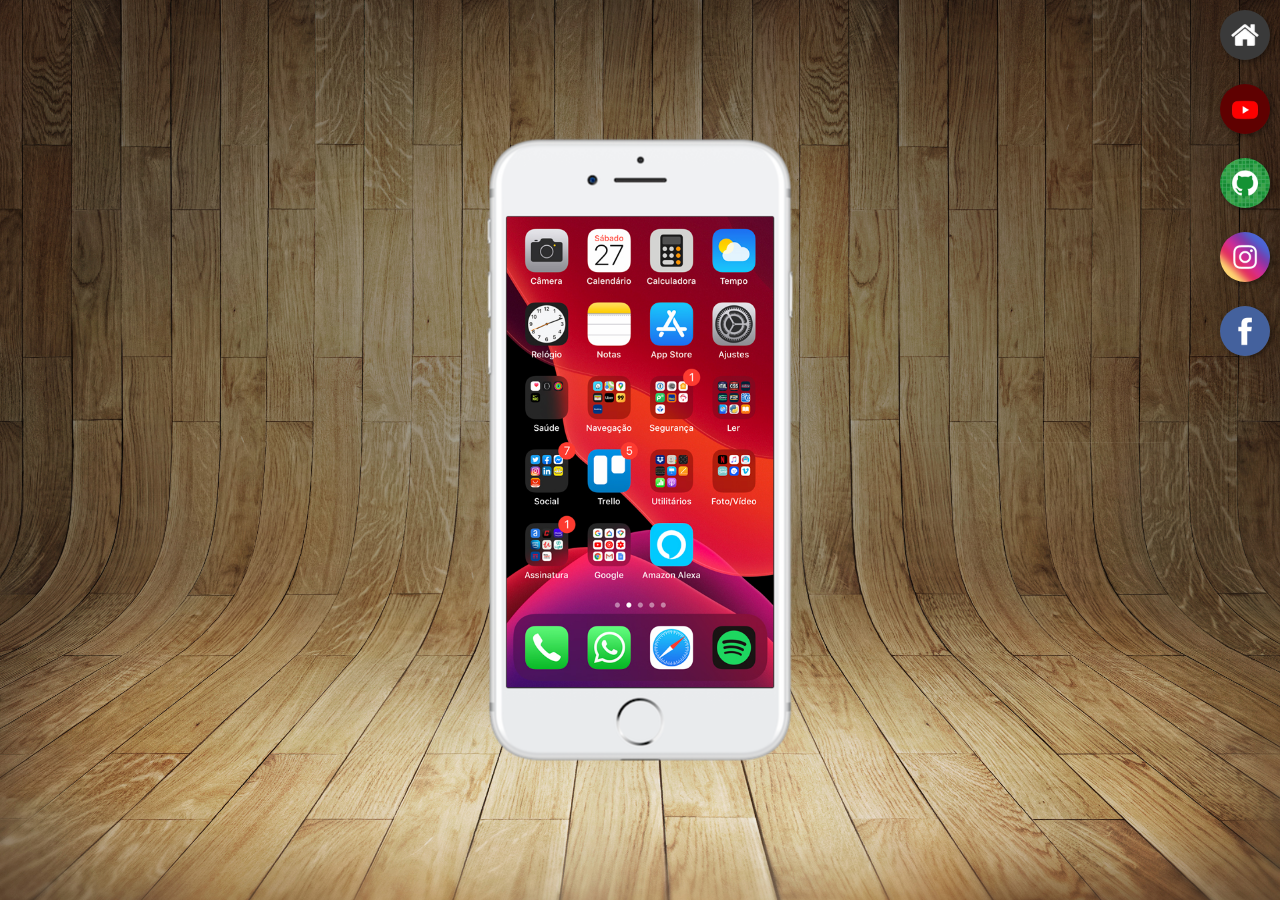
<file: index.html>
<!DOCTYPE html>
<html lang="pt-br">
<head>
    <meta charset="UTF-8">
    <meta name="viewport" content="width=device-width, initial-scale=1.0">
    <link rel="stylesheet" href="favicon.ico">
    <link rel="stylesheet" href="estilos/style.css">
    <title>Projeto redes sociais</title>
</head>
<body>
    <main>
        <section id="telefone">
            <iframe src="home.html"name="tela" id="tela" frameborder="0">
                Seu navegador não é compatível com isso.
            </iframe>

        </section>
        <section id="redes-sociais">
            <a href="home.html" target="tela"><img src="imagens/logo-home.jpg" alt="Logo home"></a><br>
            <a href="youtube.html" target="tela"><img src="imagens/logo-youtube.jpg" alt="Logo youtube"></a><br>
            <a href="github.html" target="tela"><img src="imagens/logo-github.jpg" alt="logo do github"></a><br>
            <a href="instagram.html" target="tela"><img src="imagens/logo-instagram.jpg" alt="logo instagram"></a><br>
            <a href="facebook.html" target="tela"><img src="imagens/logo-facebook.jpg" alt="logo do facebook"></a><br>

        </section>
    </main>
</body>
</html>
</file>
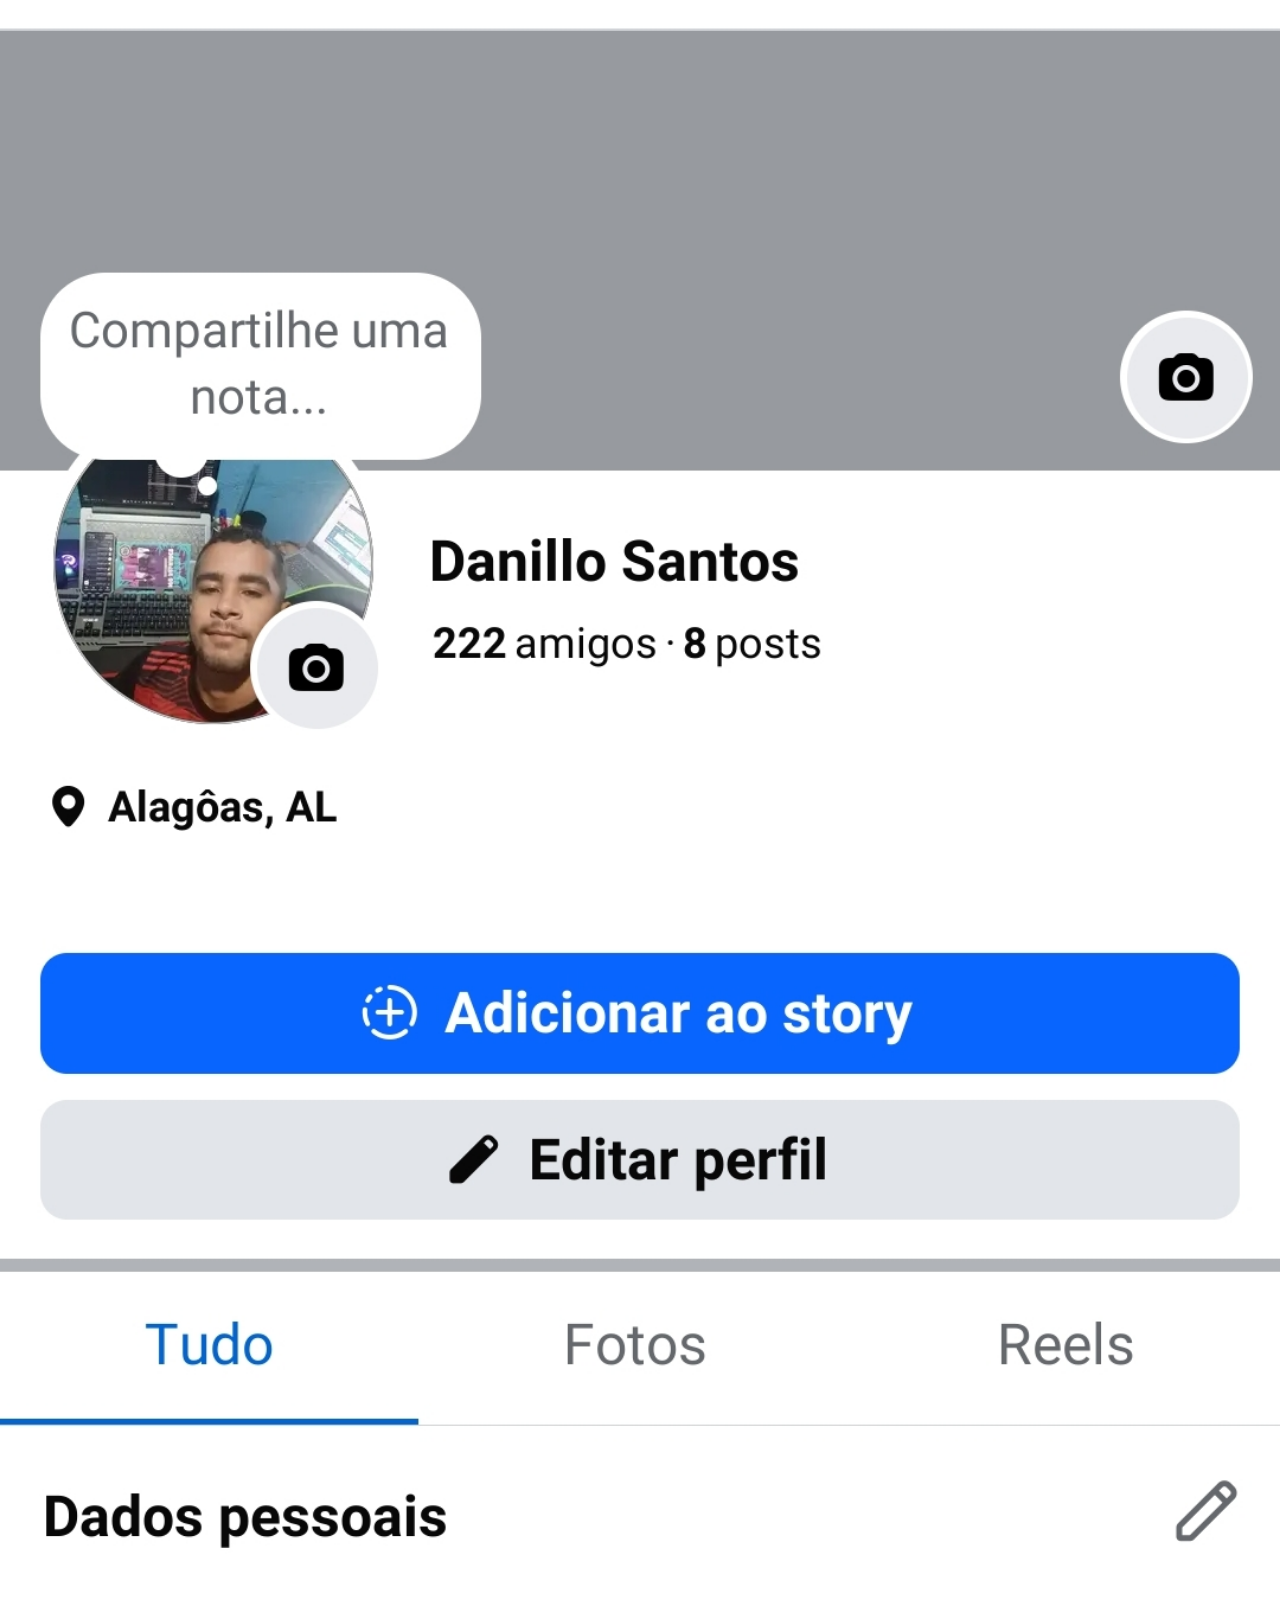
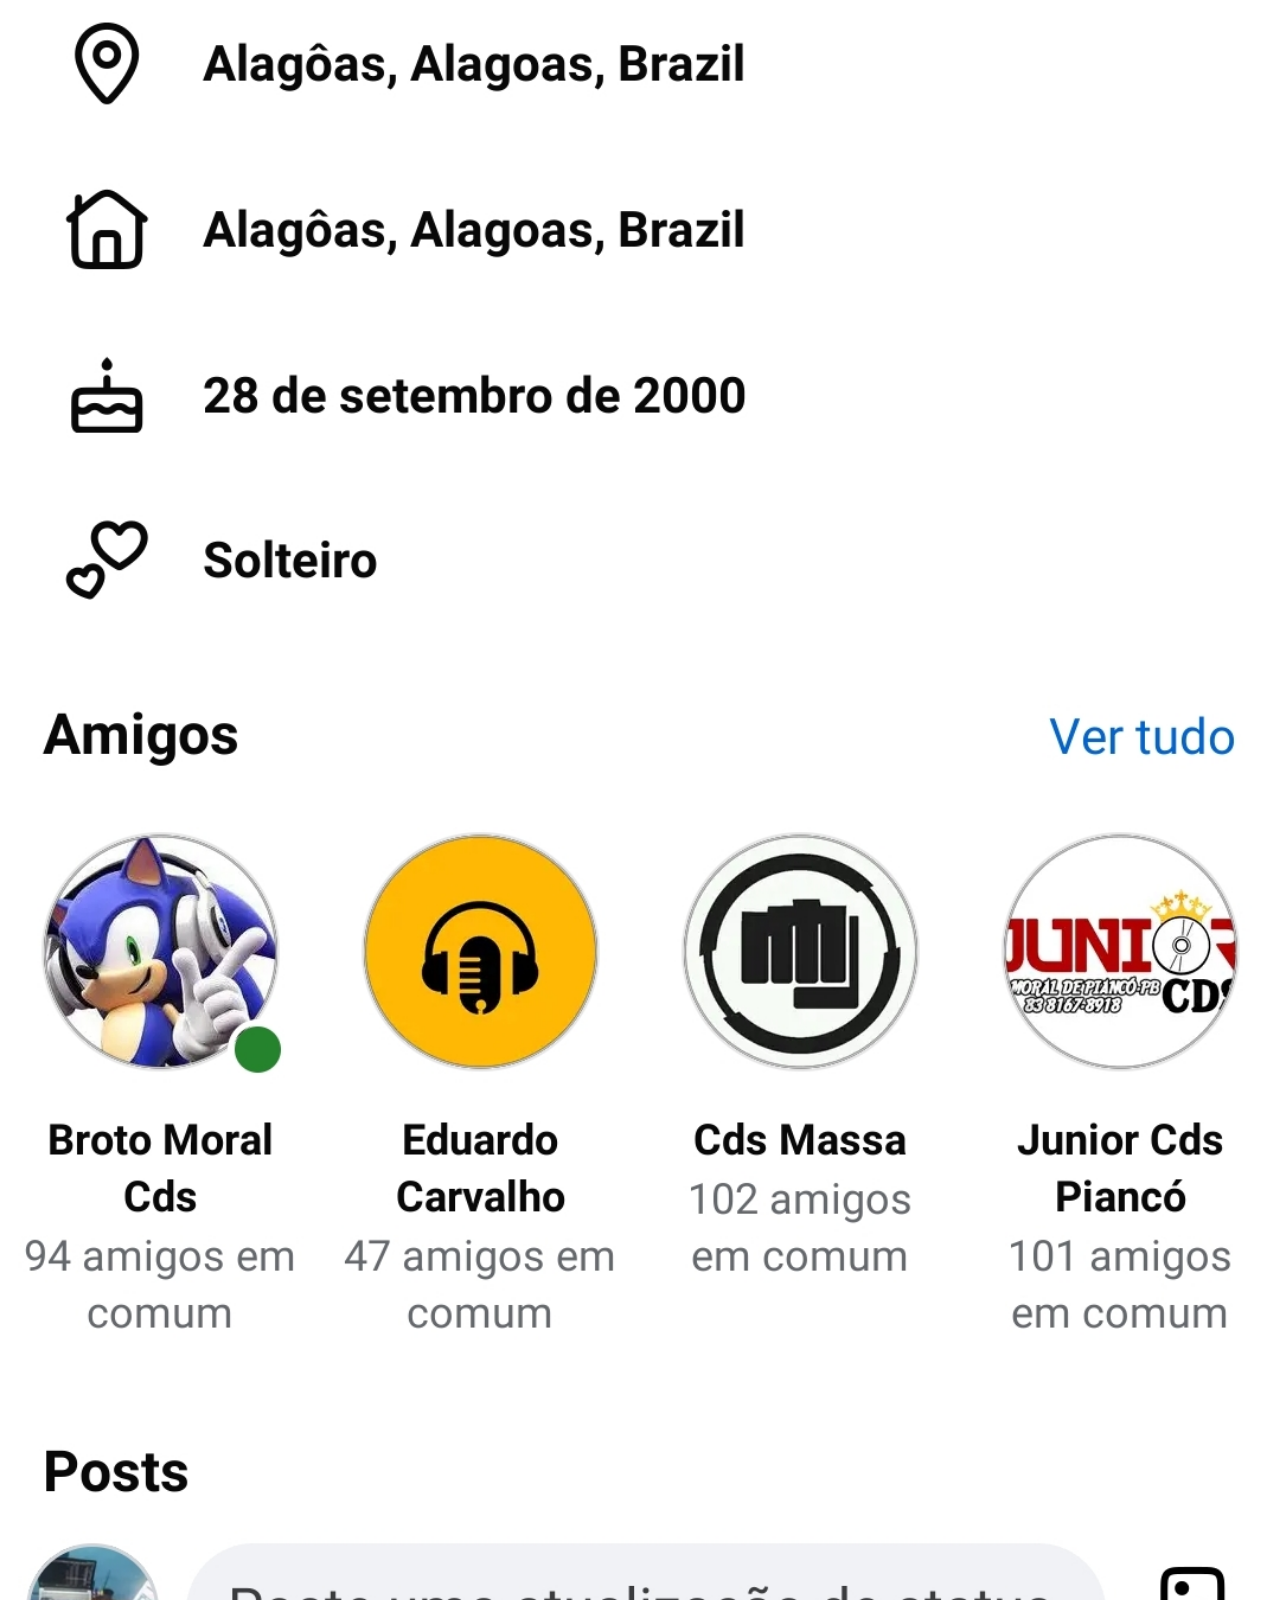
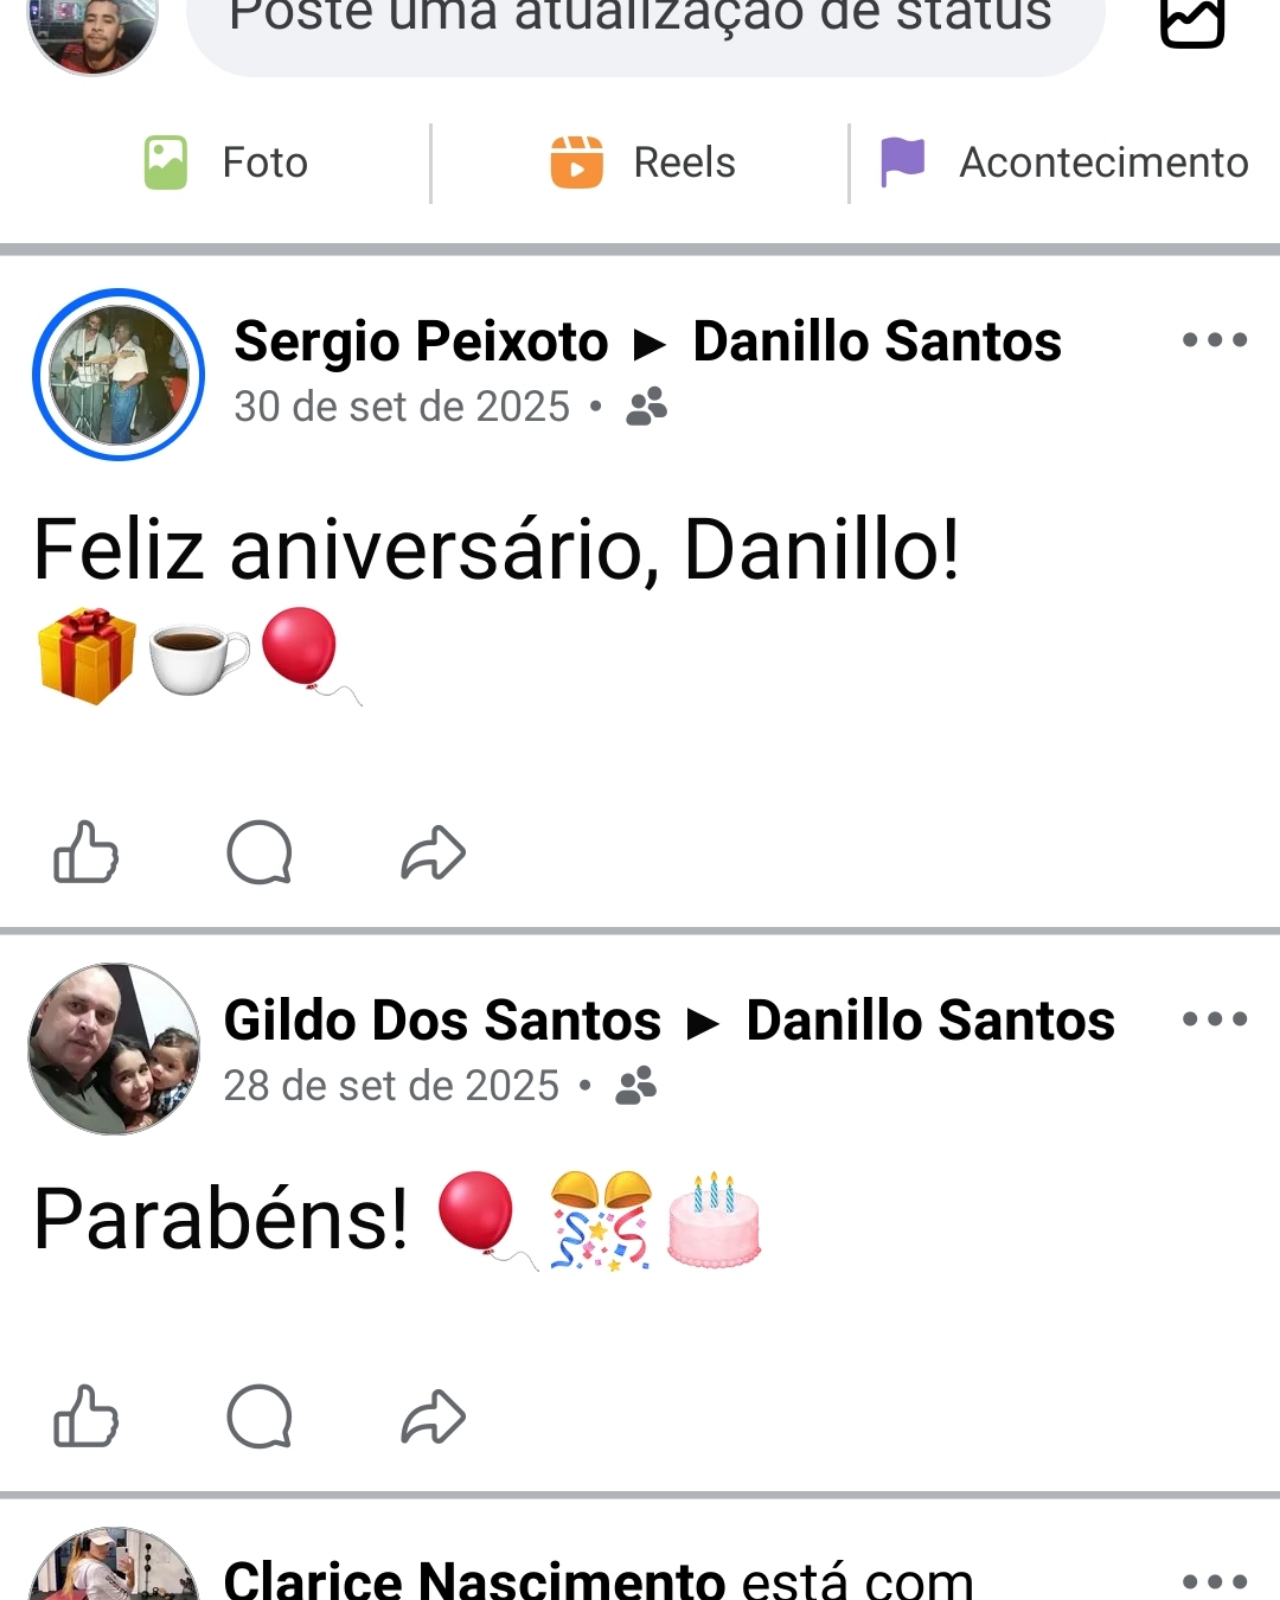
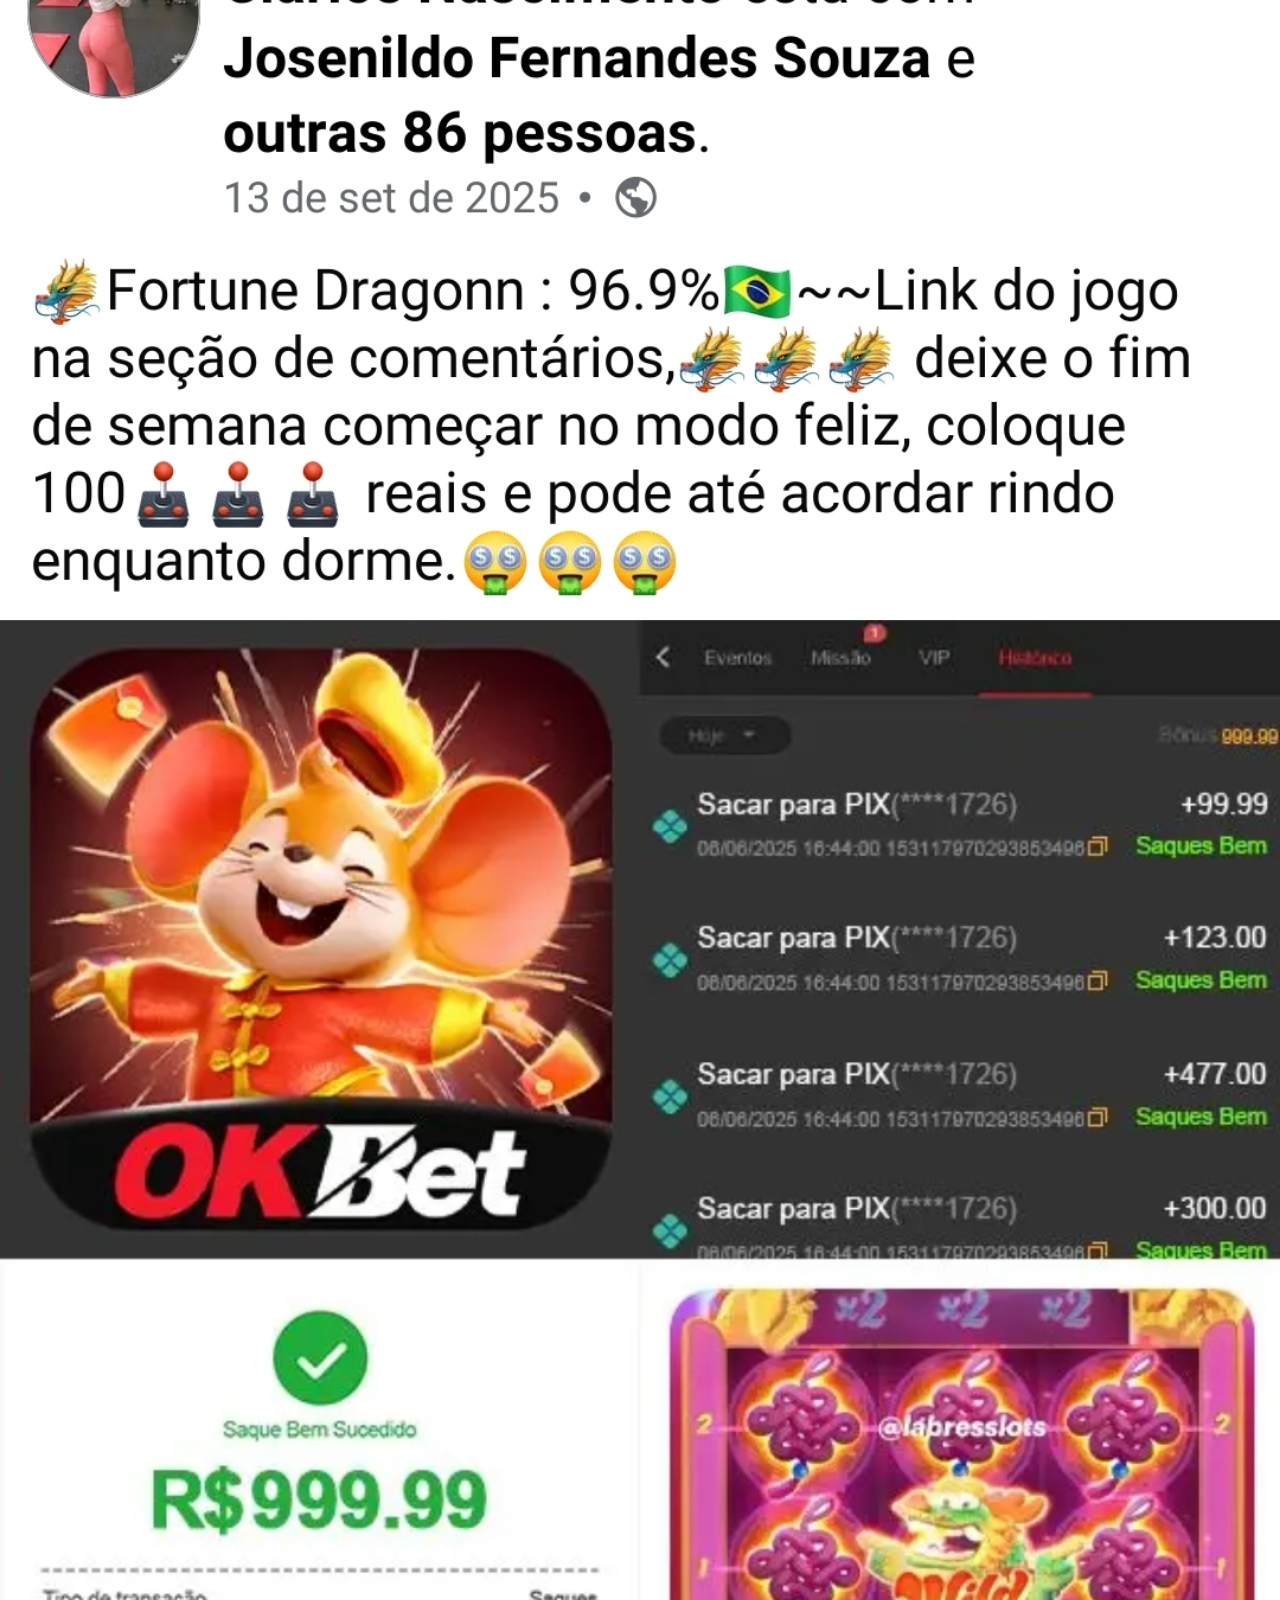
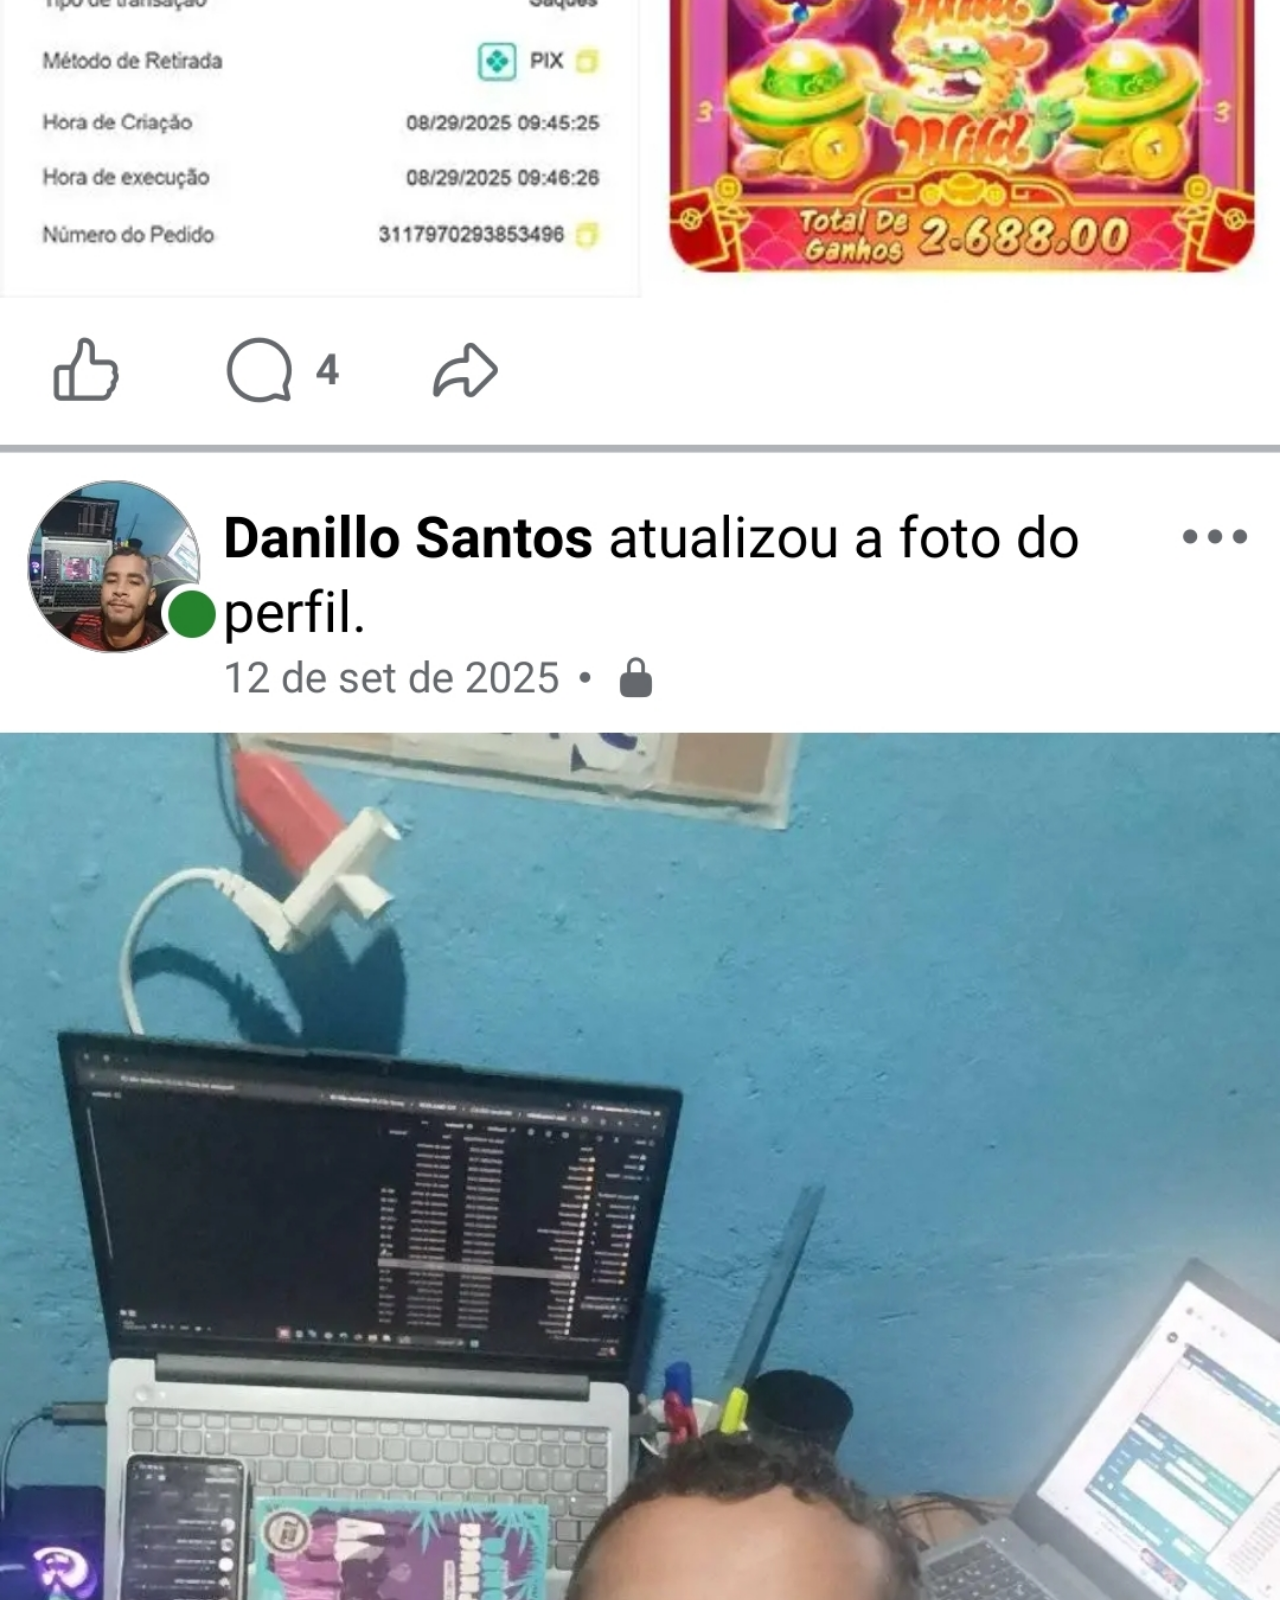
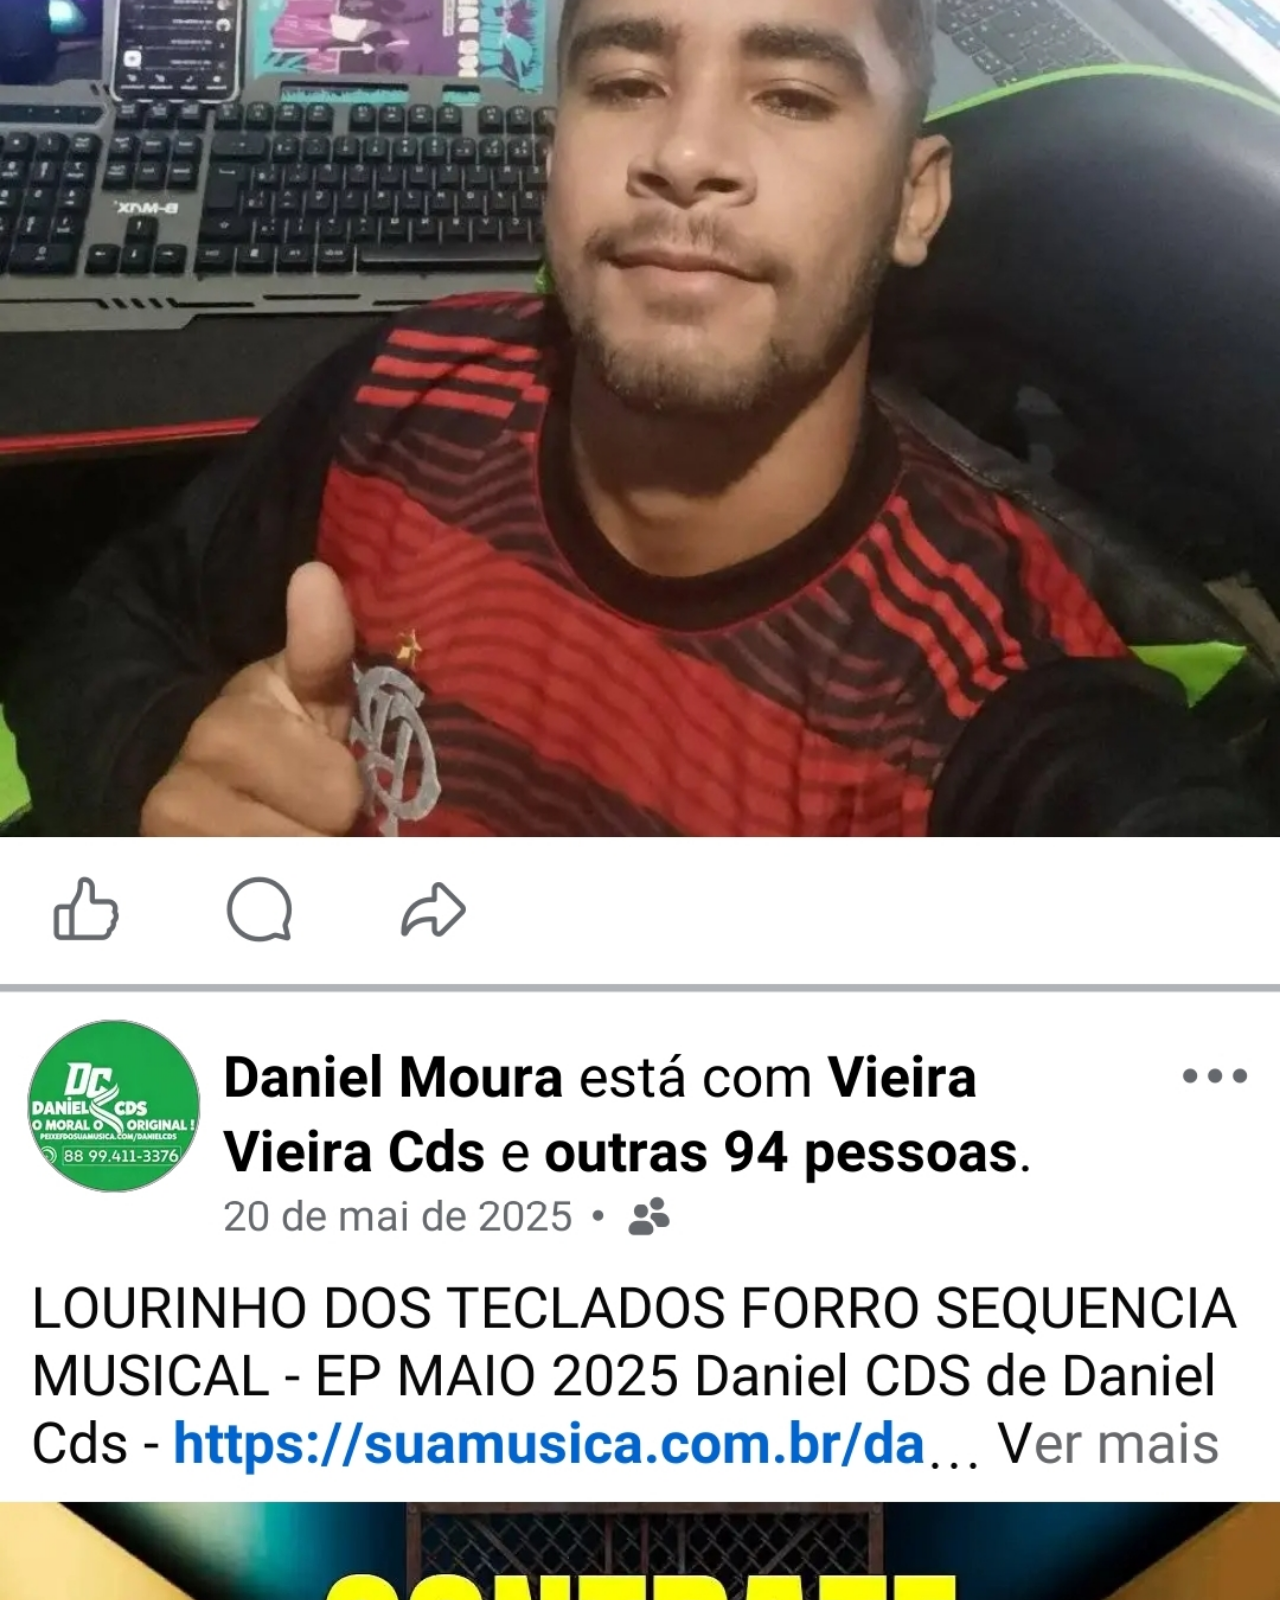
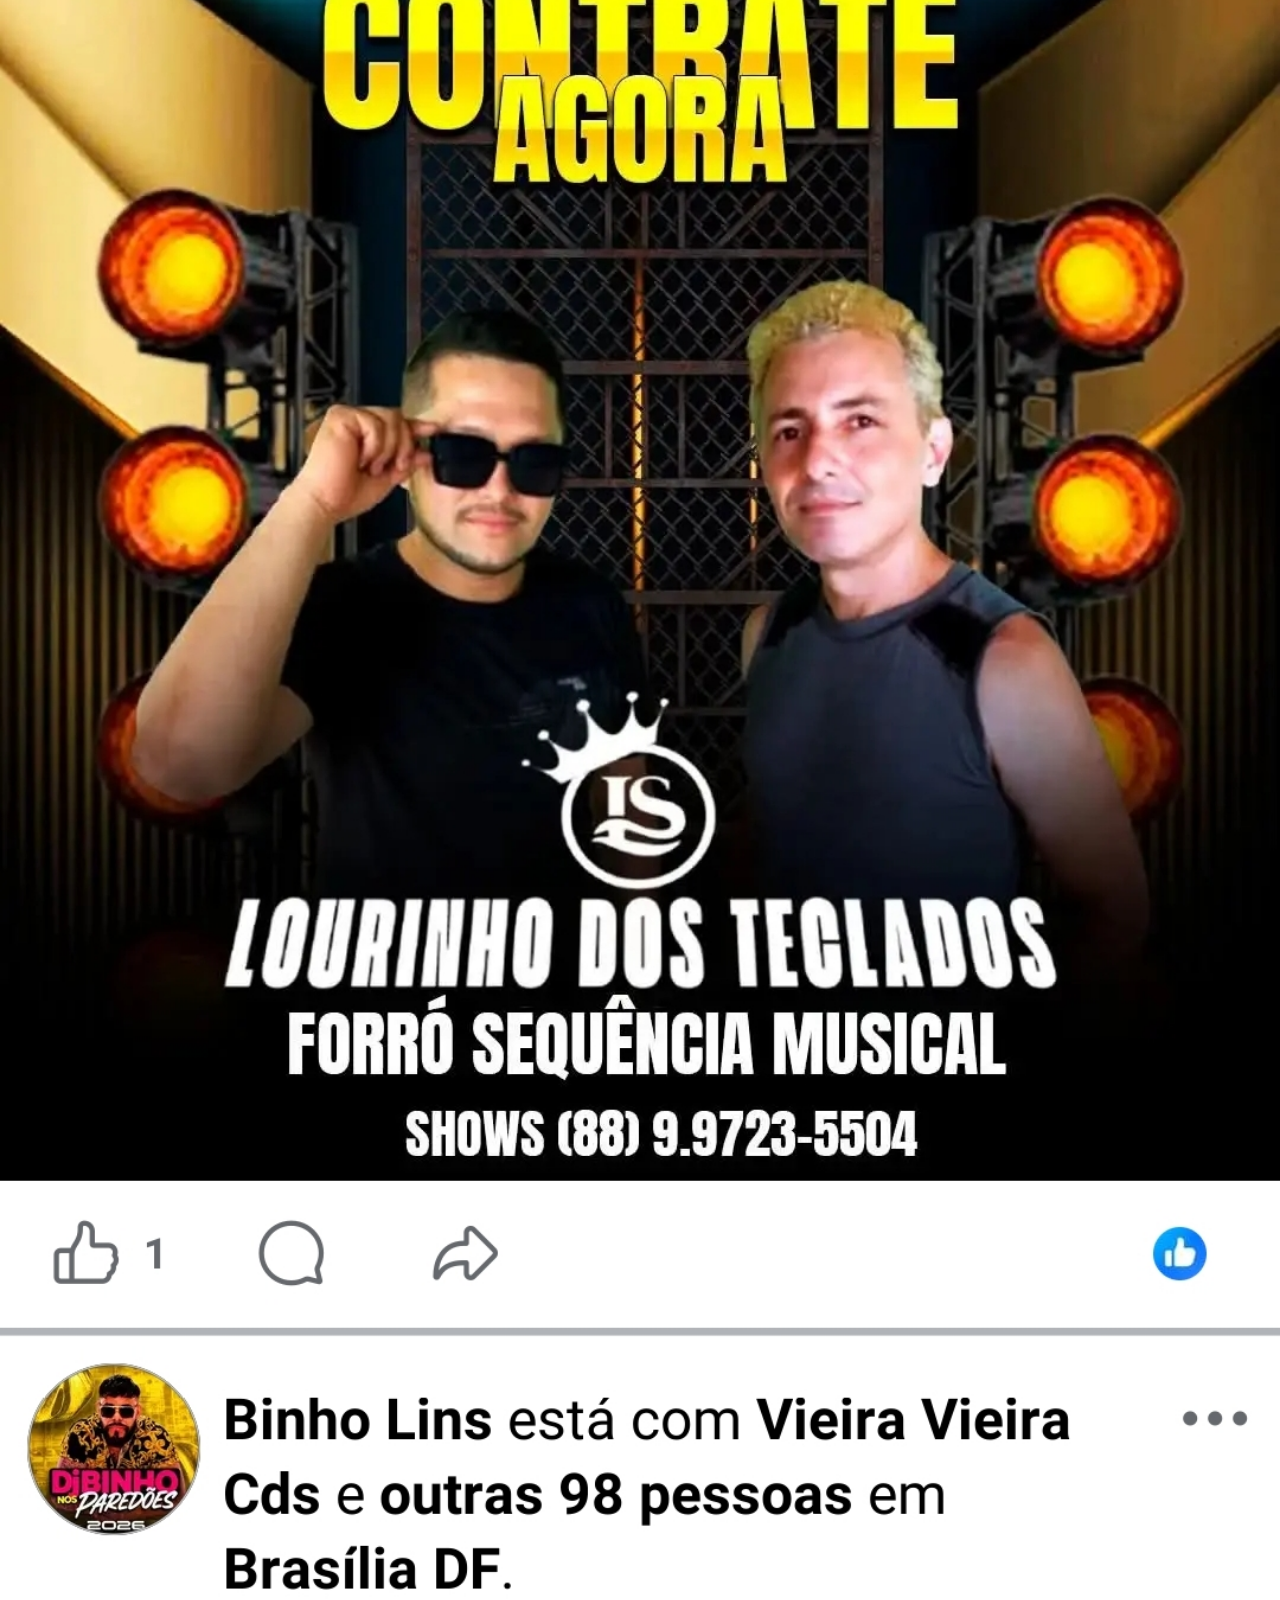
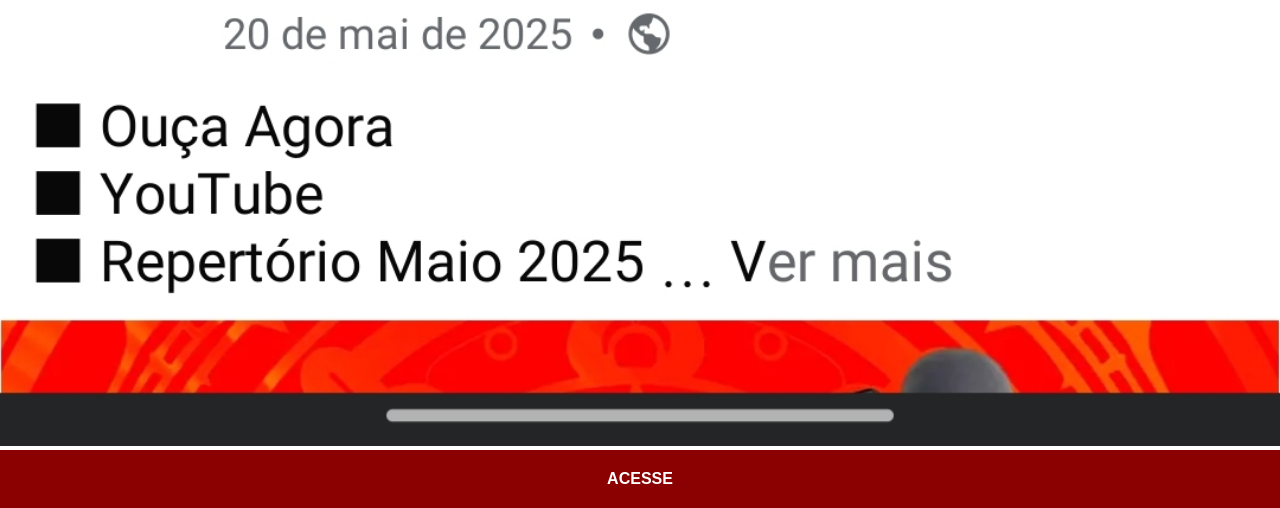
<file: facebook.html>
<!DOCTYPE html>
<html lang="pt-br">
<head>
    <meta charset="UTF-8">
    <meta name="viewport" content="width=device-width, initial-scale=1.0">
    <title>Youtube</title>
    <link rel="stylesheet" href="estilos/social.css">
</head>
<body>
    <img src="imagens/tela-meuface.jpg" alt="">
    <a href="https://www.facebook.com/danillo.cdsalagoano"target='_blank'>ACESSE</a>
    
</body>
</html>
</file>
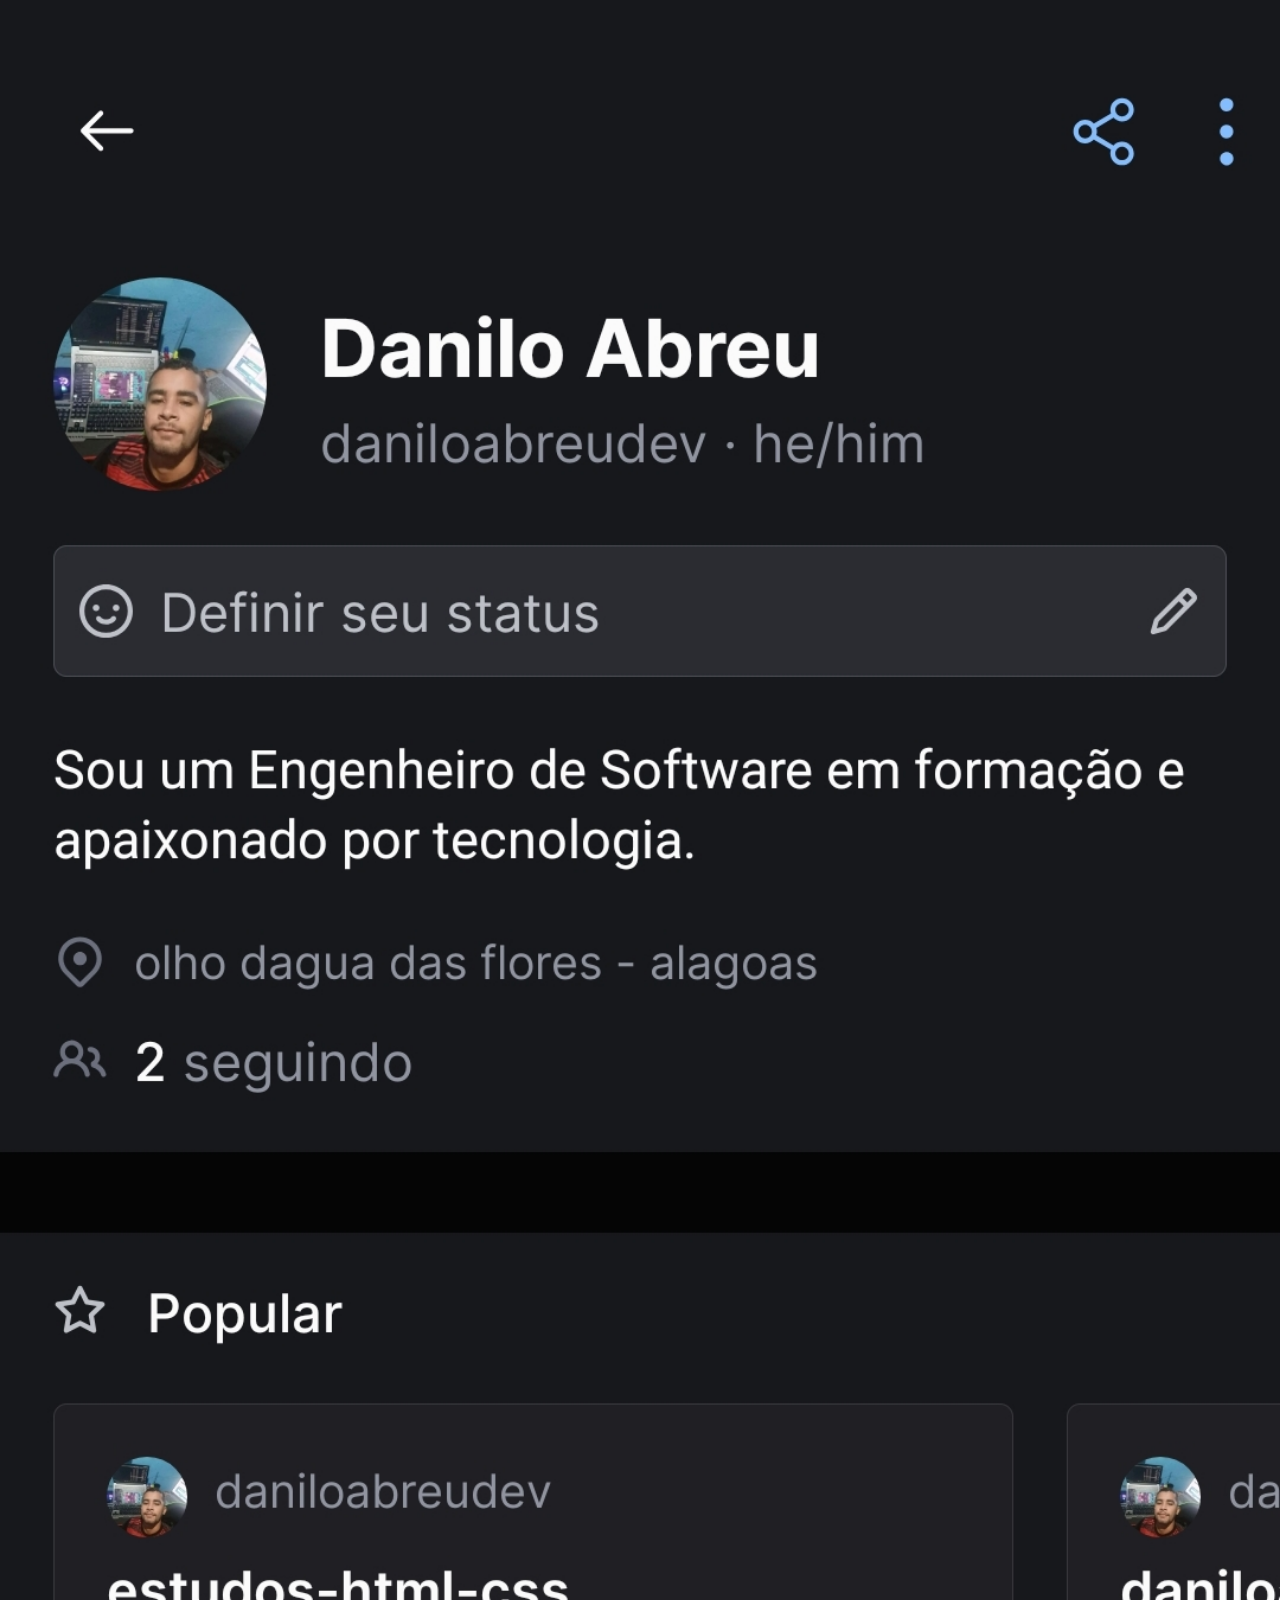
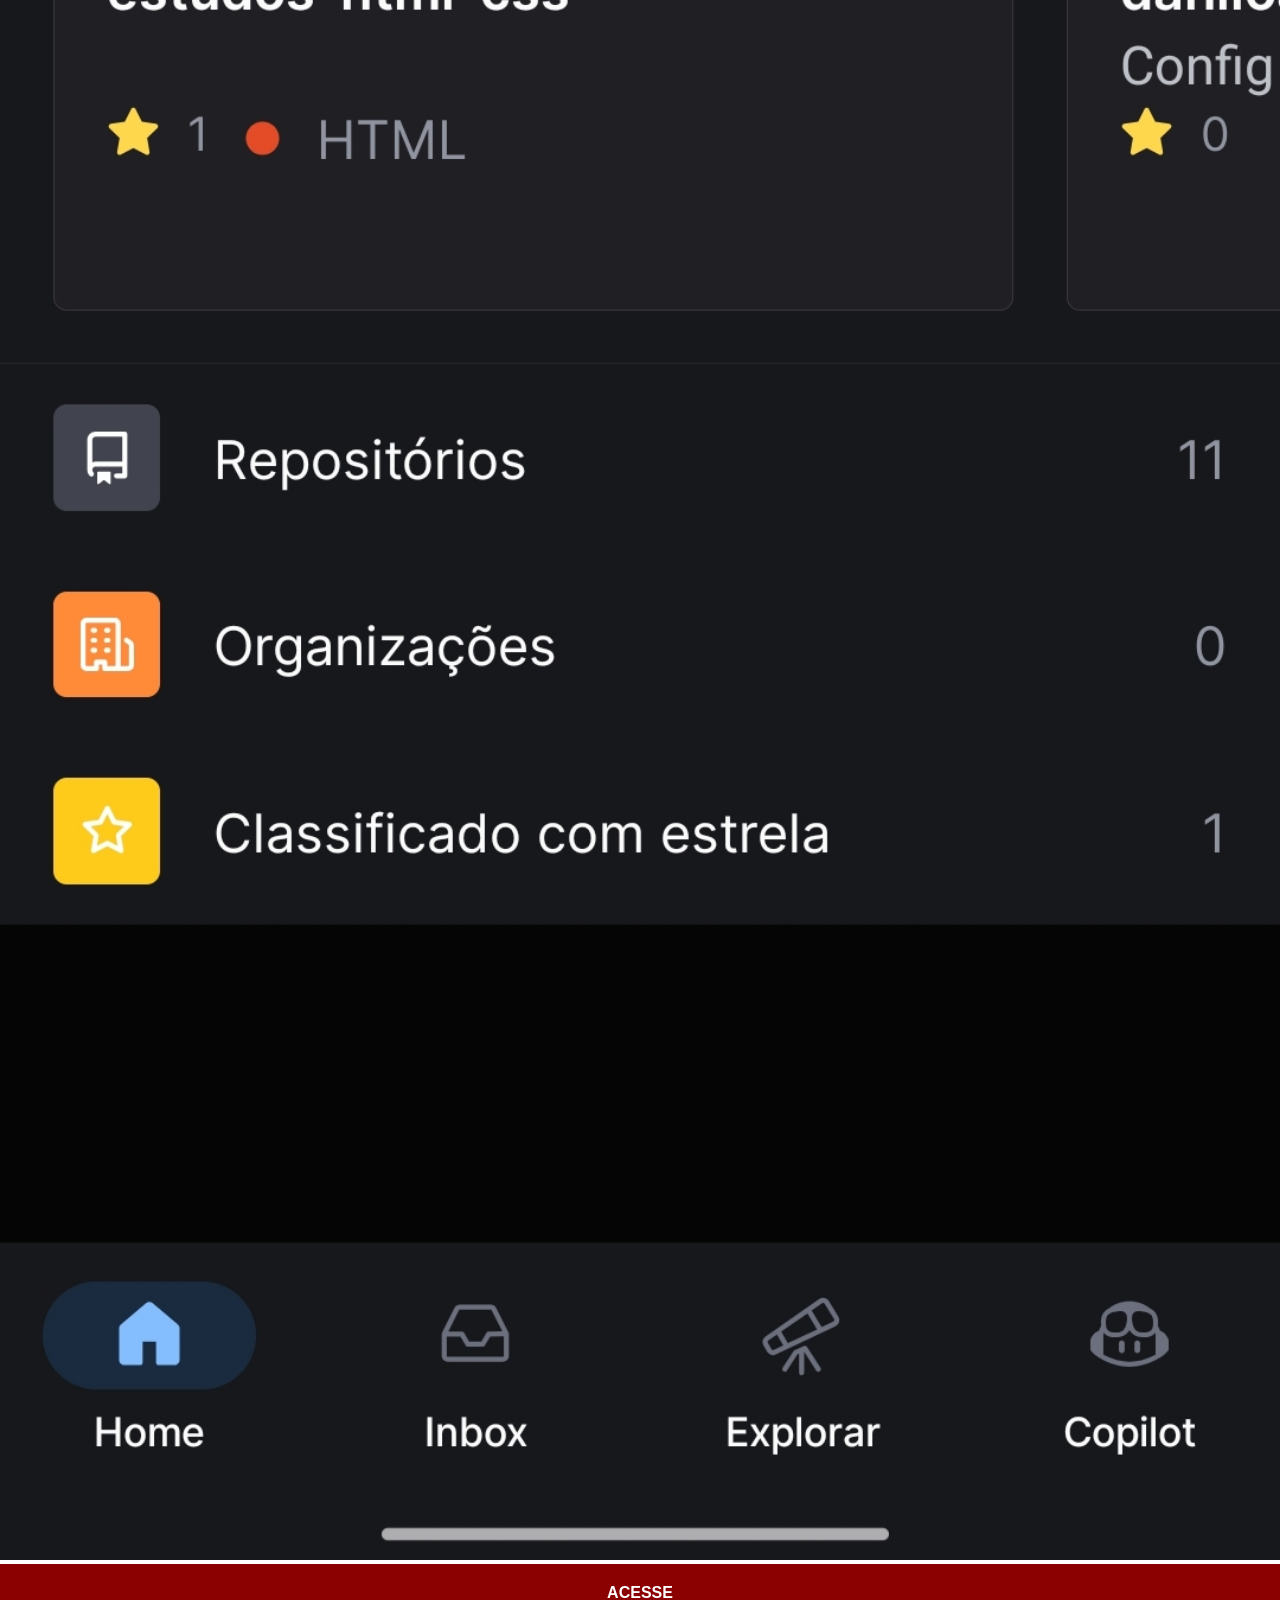
<file: github.html>
<!DOCTYPE html>
<html lang="pt-br">
<head>
    <meta charset="UTF-8">
    <meta name="viewport" content="width=device-width, initial-scale=1.0">
    <title>Youtube</title>
    <link rel="stylesheet" href="estilos/social.css">
</head>
<body>
    <img src="imagens/tela-meugithub.jpg" alt="meu github">
    <a href="https://github.com/daniloabreudev"target='_blank'>ACESSE</a>
    
</body>
</html>
</file>
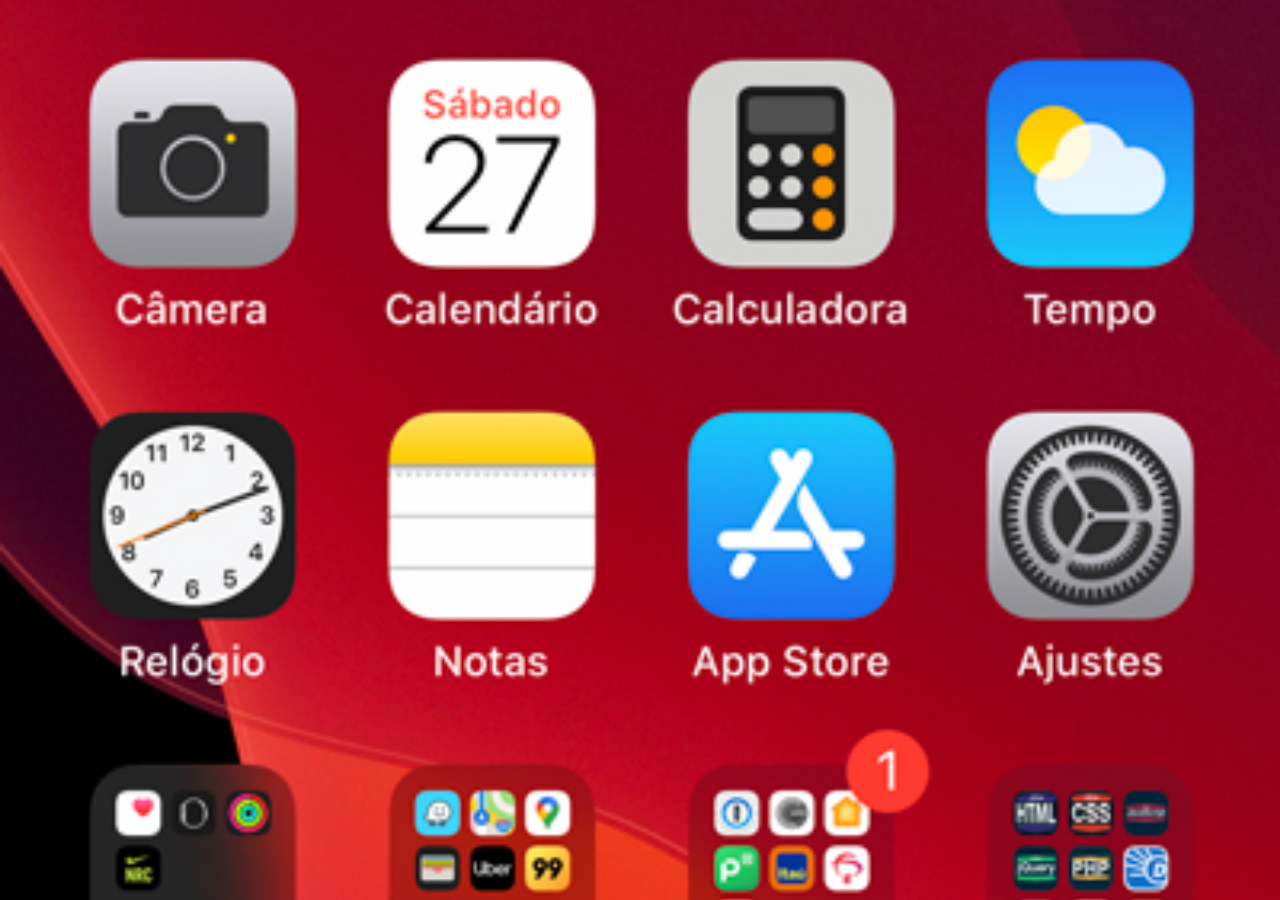
<file: home.html>
<!DOCTYPE html>
<html lang="pt-br">
<head>
    <meta charset="UTF-8">
    <meta name="viewport" content="width=device-width, initial-scale=1.0">
    <title>Home</title>
</head>
<style>
    *{
        margin: 0px;
        padding: 0px;
    }
    body{
        width: 100vw;
        height: 100vh;
        background: black url('imagens/tela-home.jpg')no-repeat top ;
        background-size: cover;
    }
</style>
<body>
    
</body>
</html>
</file>
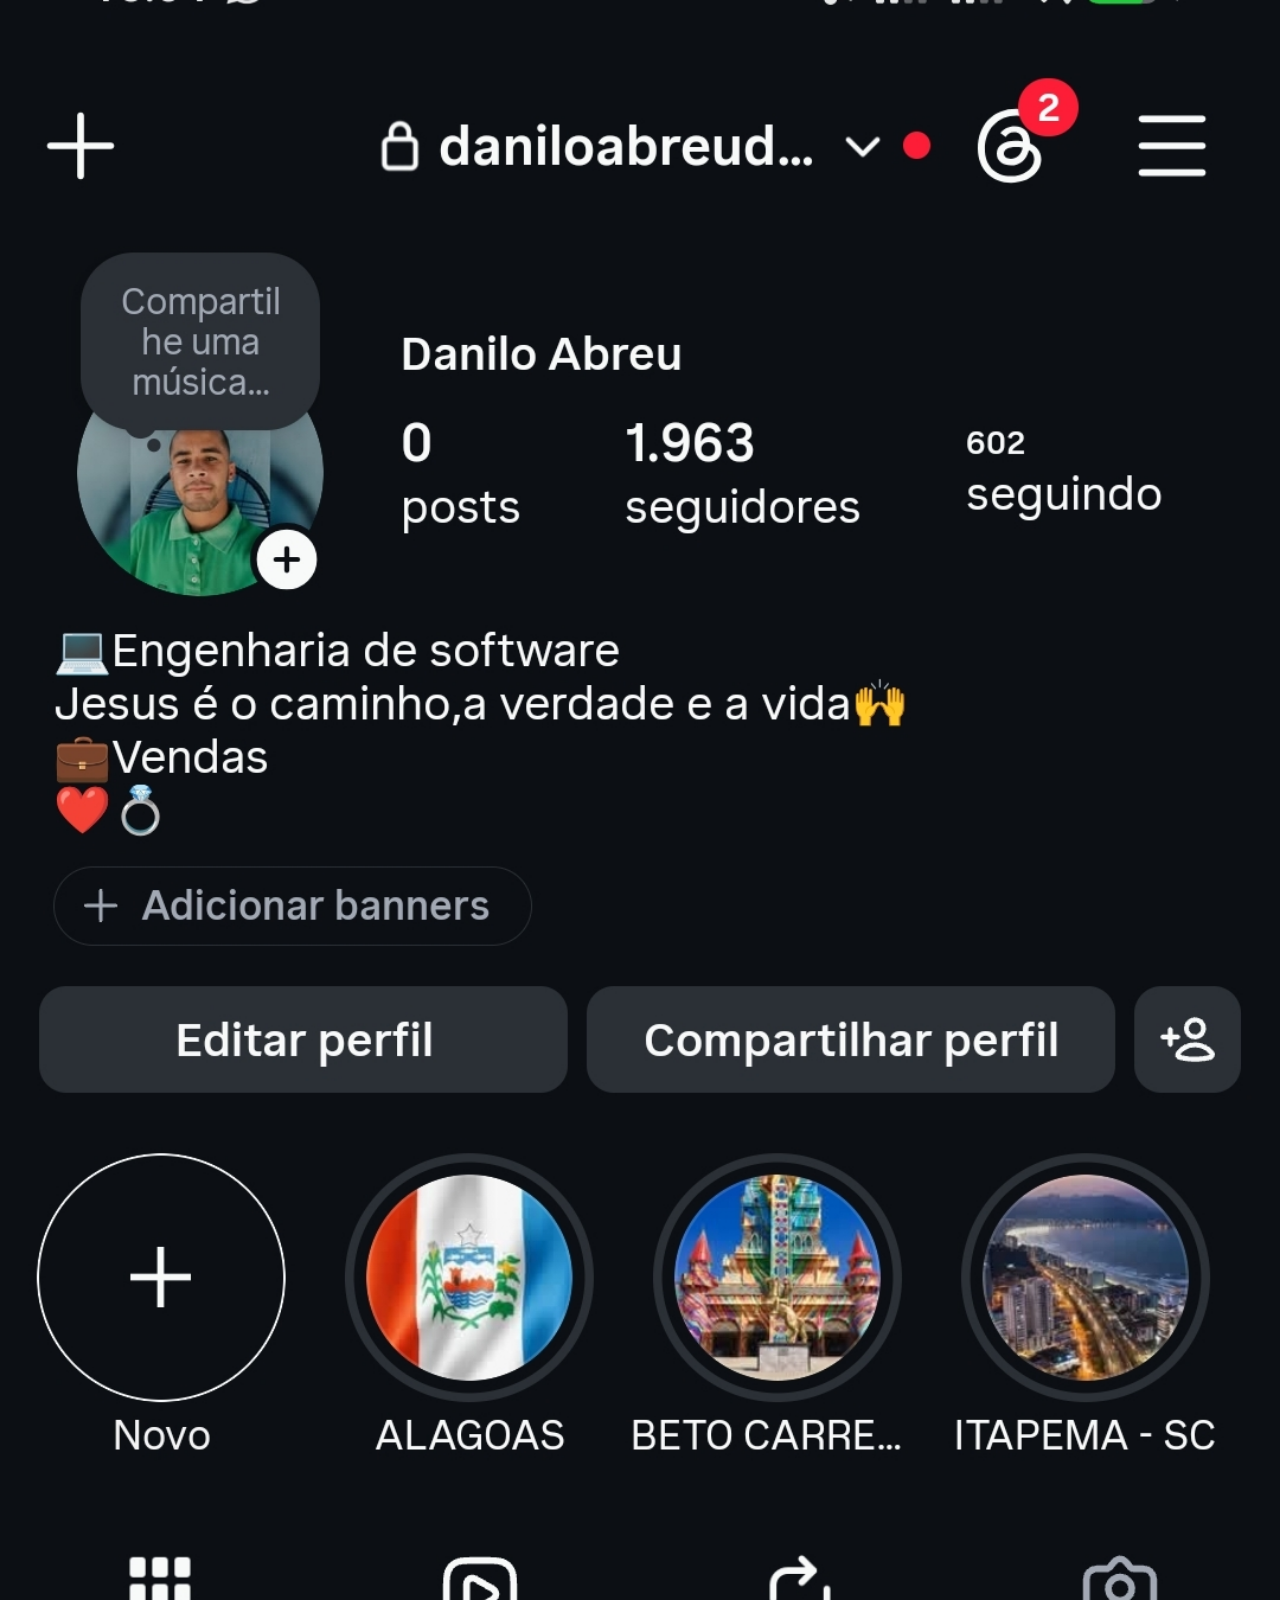
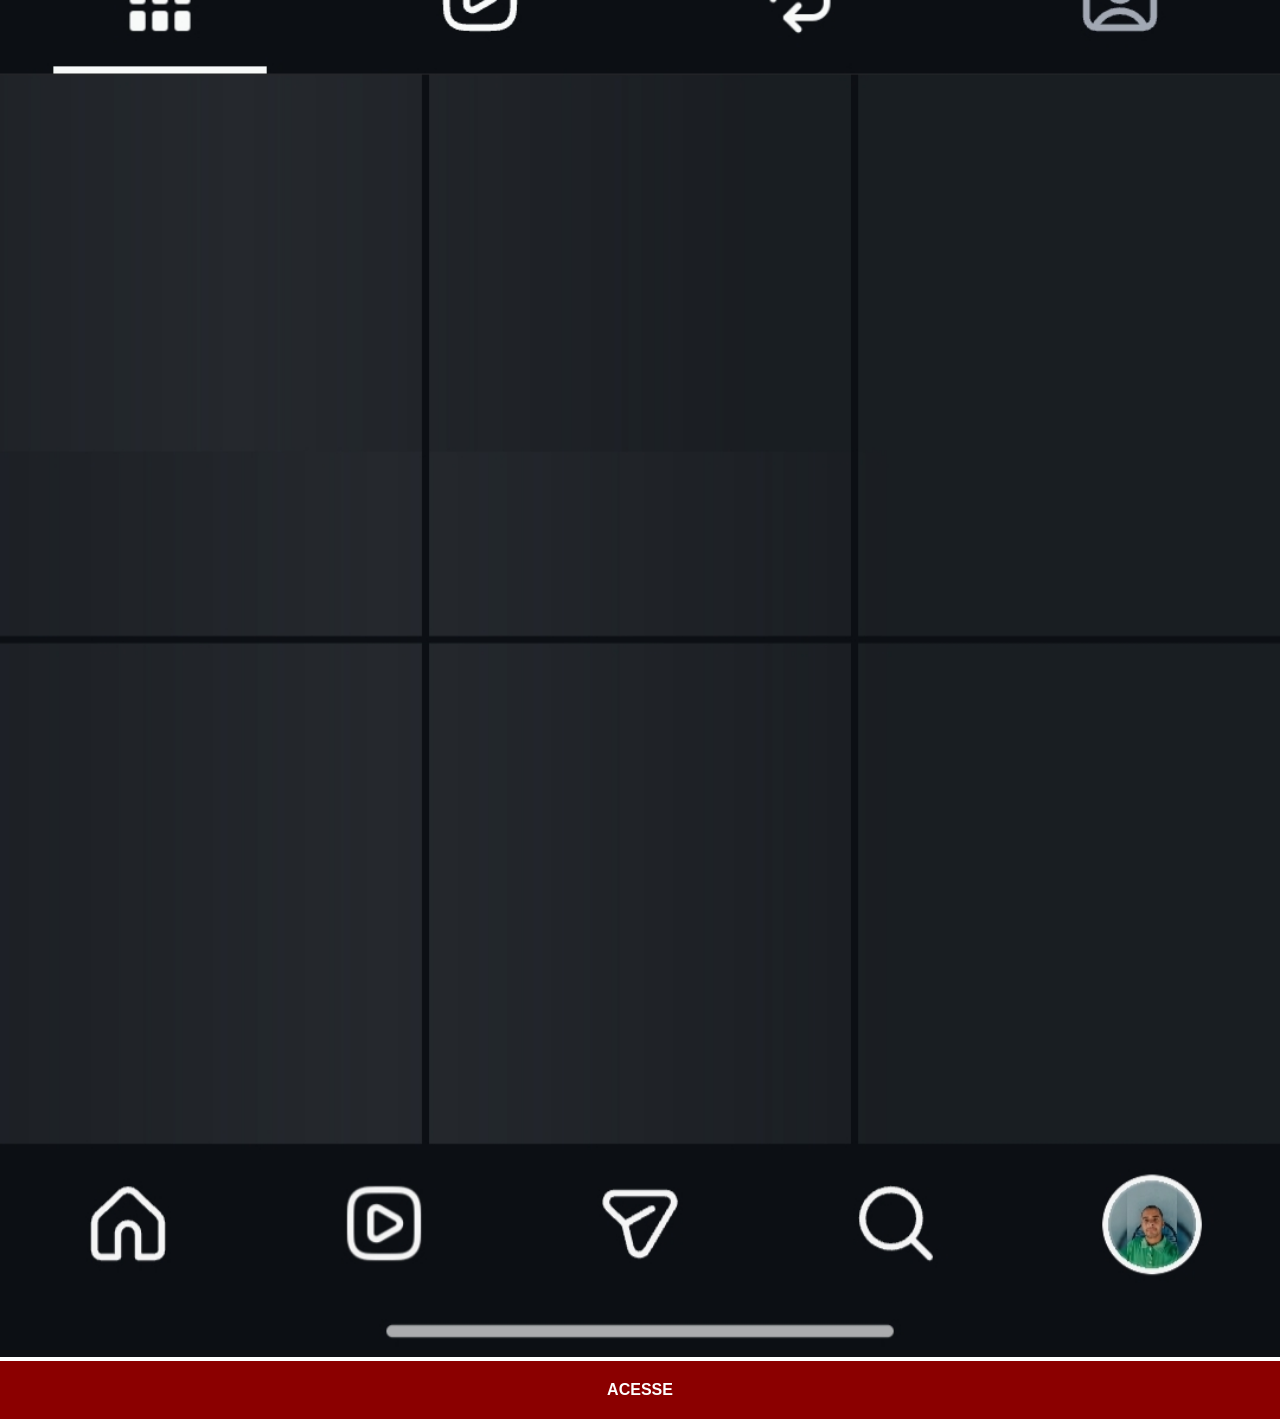
<file: instagram.html>
<!DOCTYPE html>
<html lang="pt-br">
<head>
    <meta charset="UTF-8">
    <meta name="viewport" content="width=device-width, initial-scale=1.0">
    <title>Youtube</title>
    <link rel="stylesheet" href="estilos/social.css">
</head>
<body>
    <img src="imagens/tela-meuinsta.jpg" alt="">
    <a href="https://www.instagram.com/daniloabreudev/"target='_blank'>ACESSE</a>
    
</body>
</html>
</file>
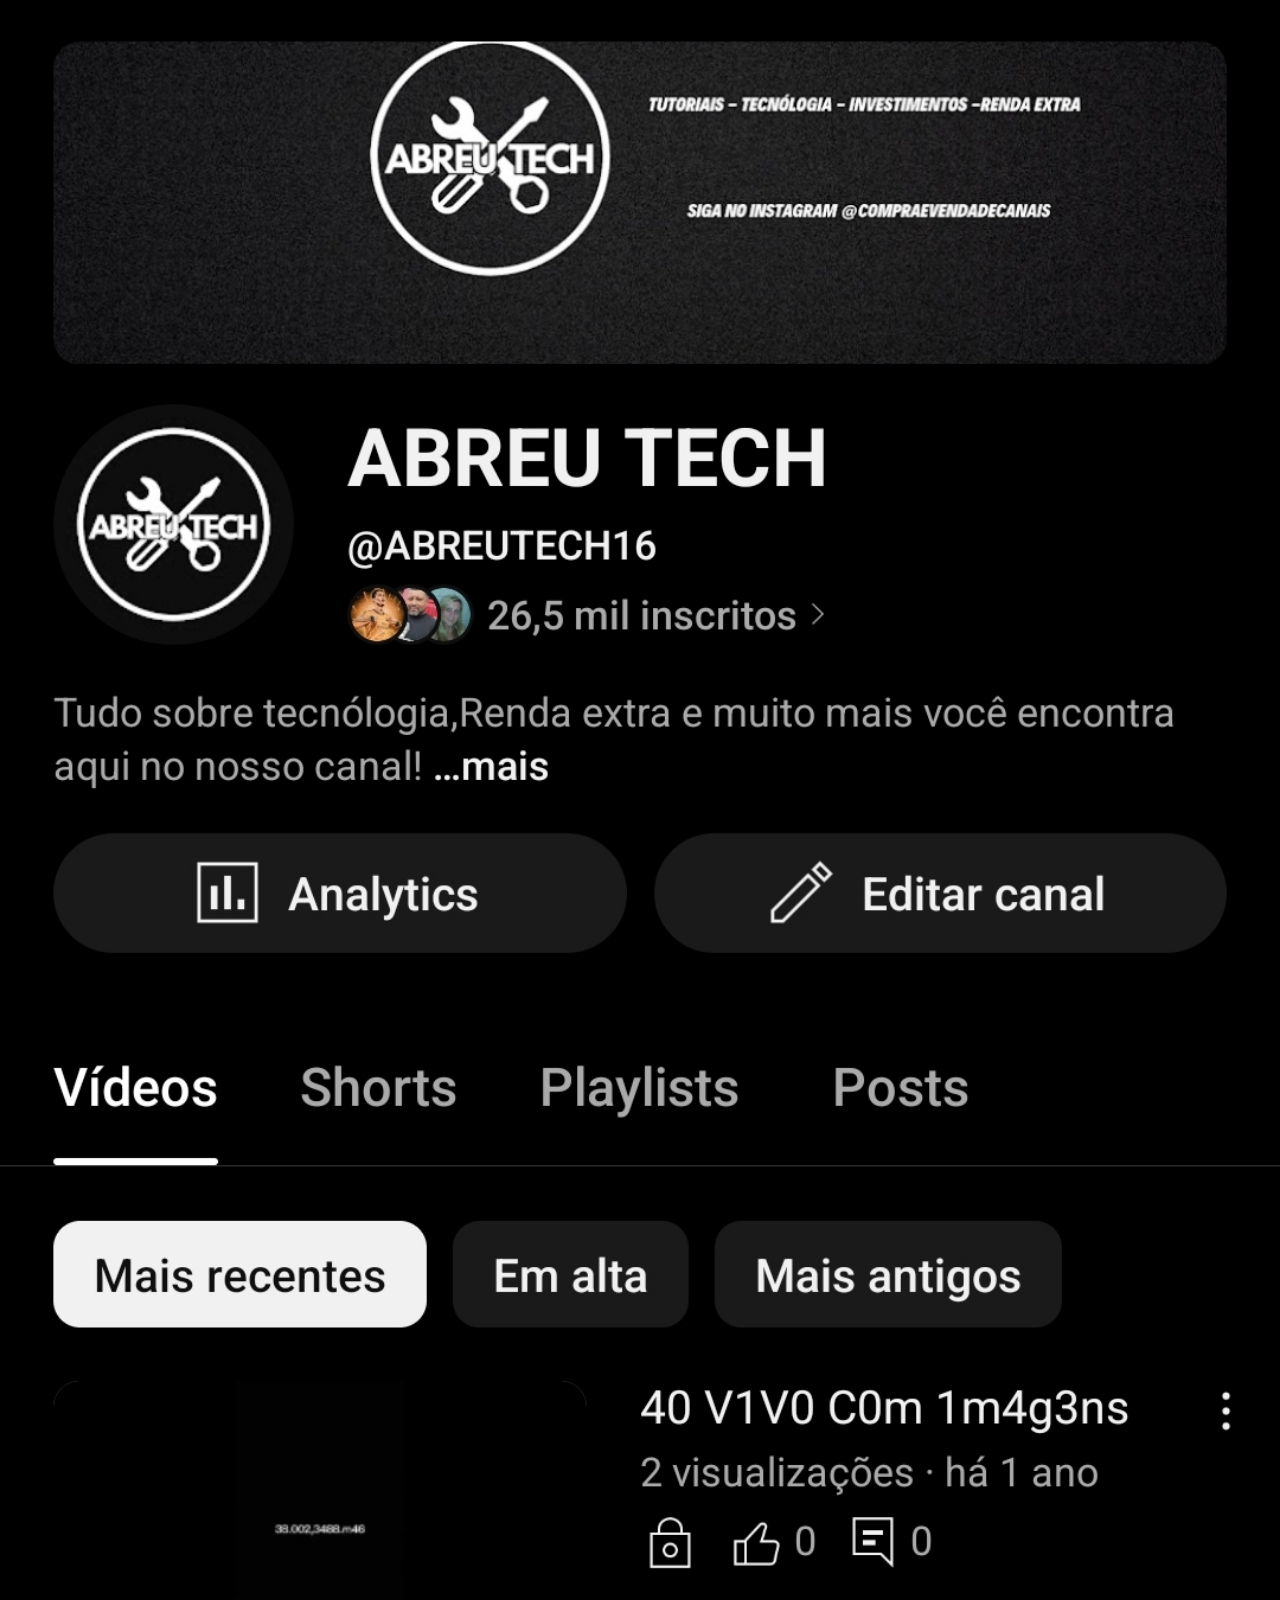
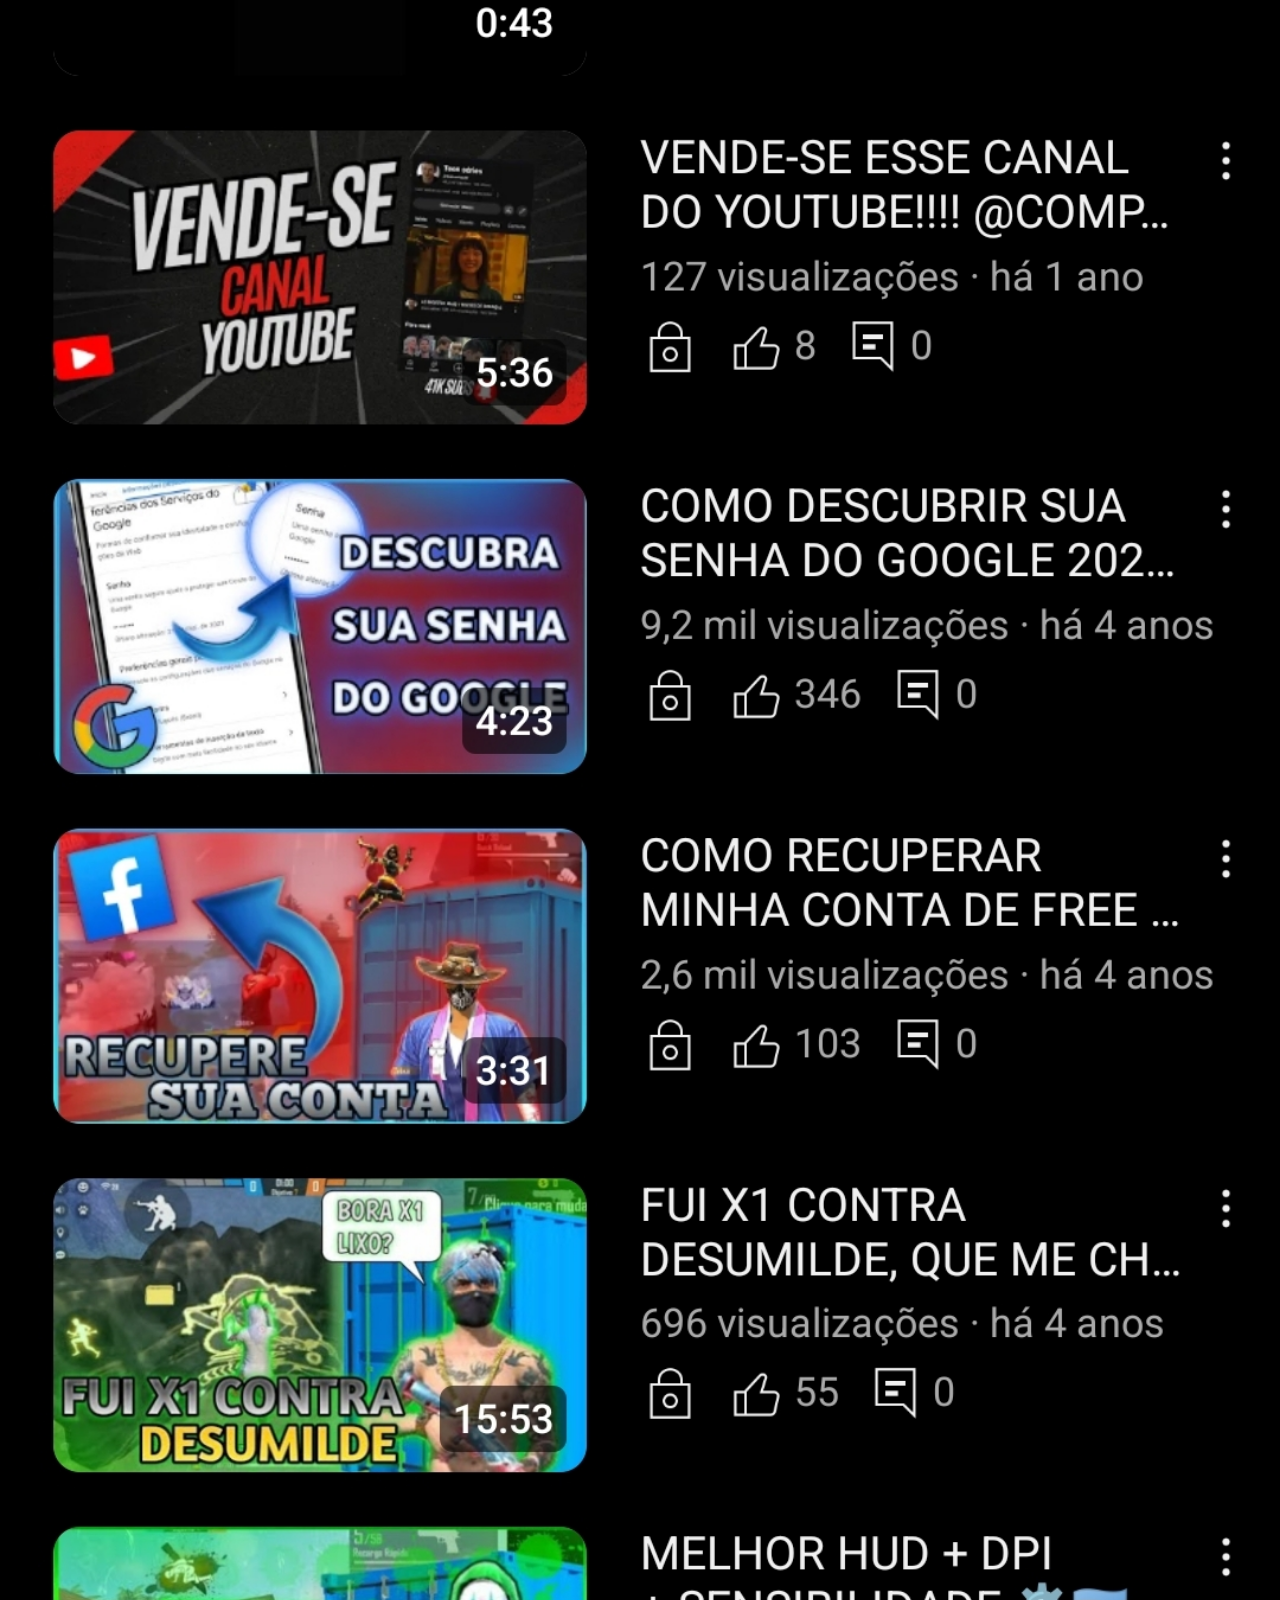
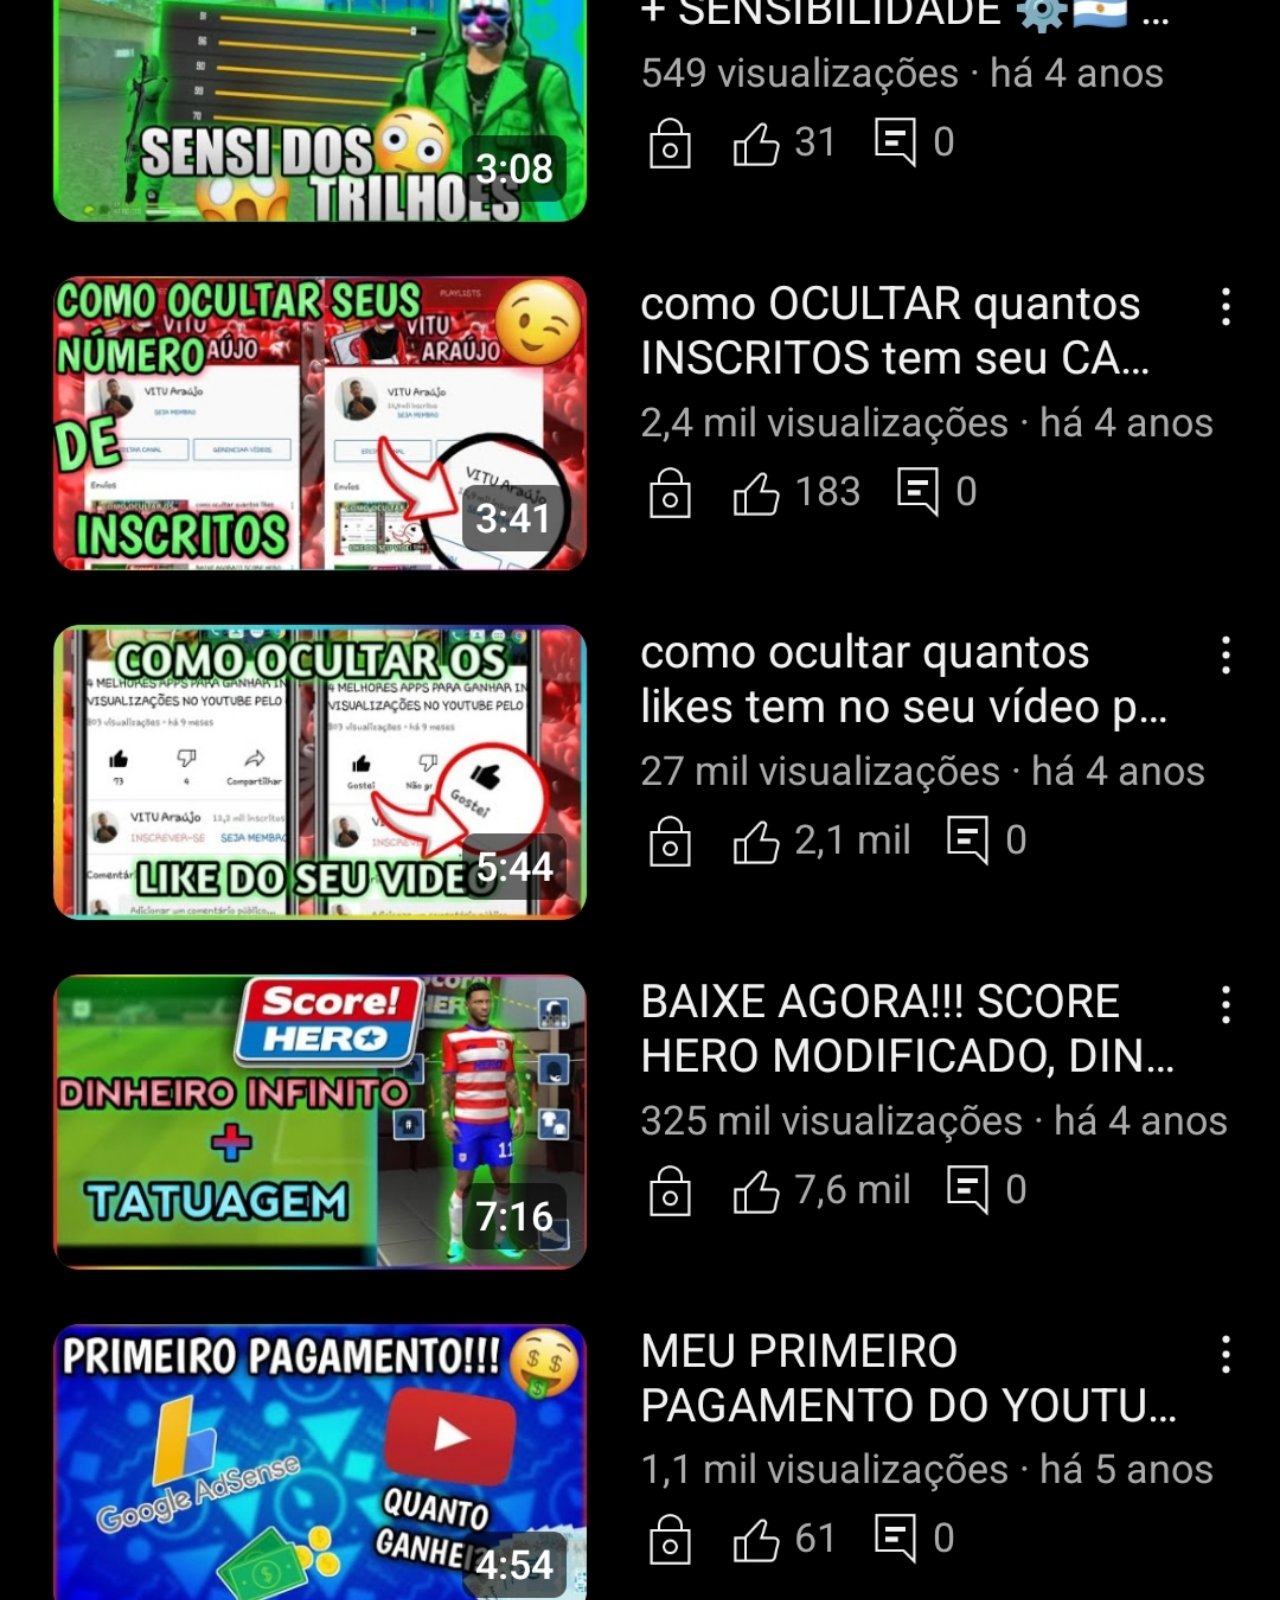
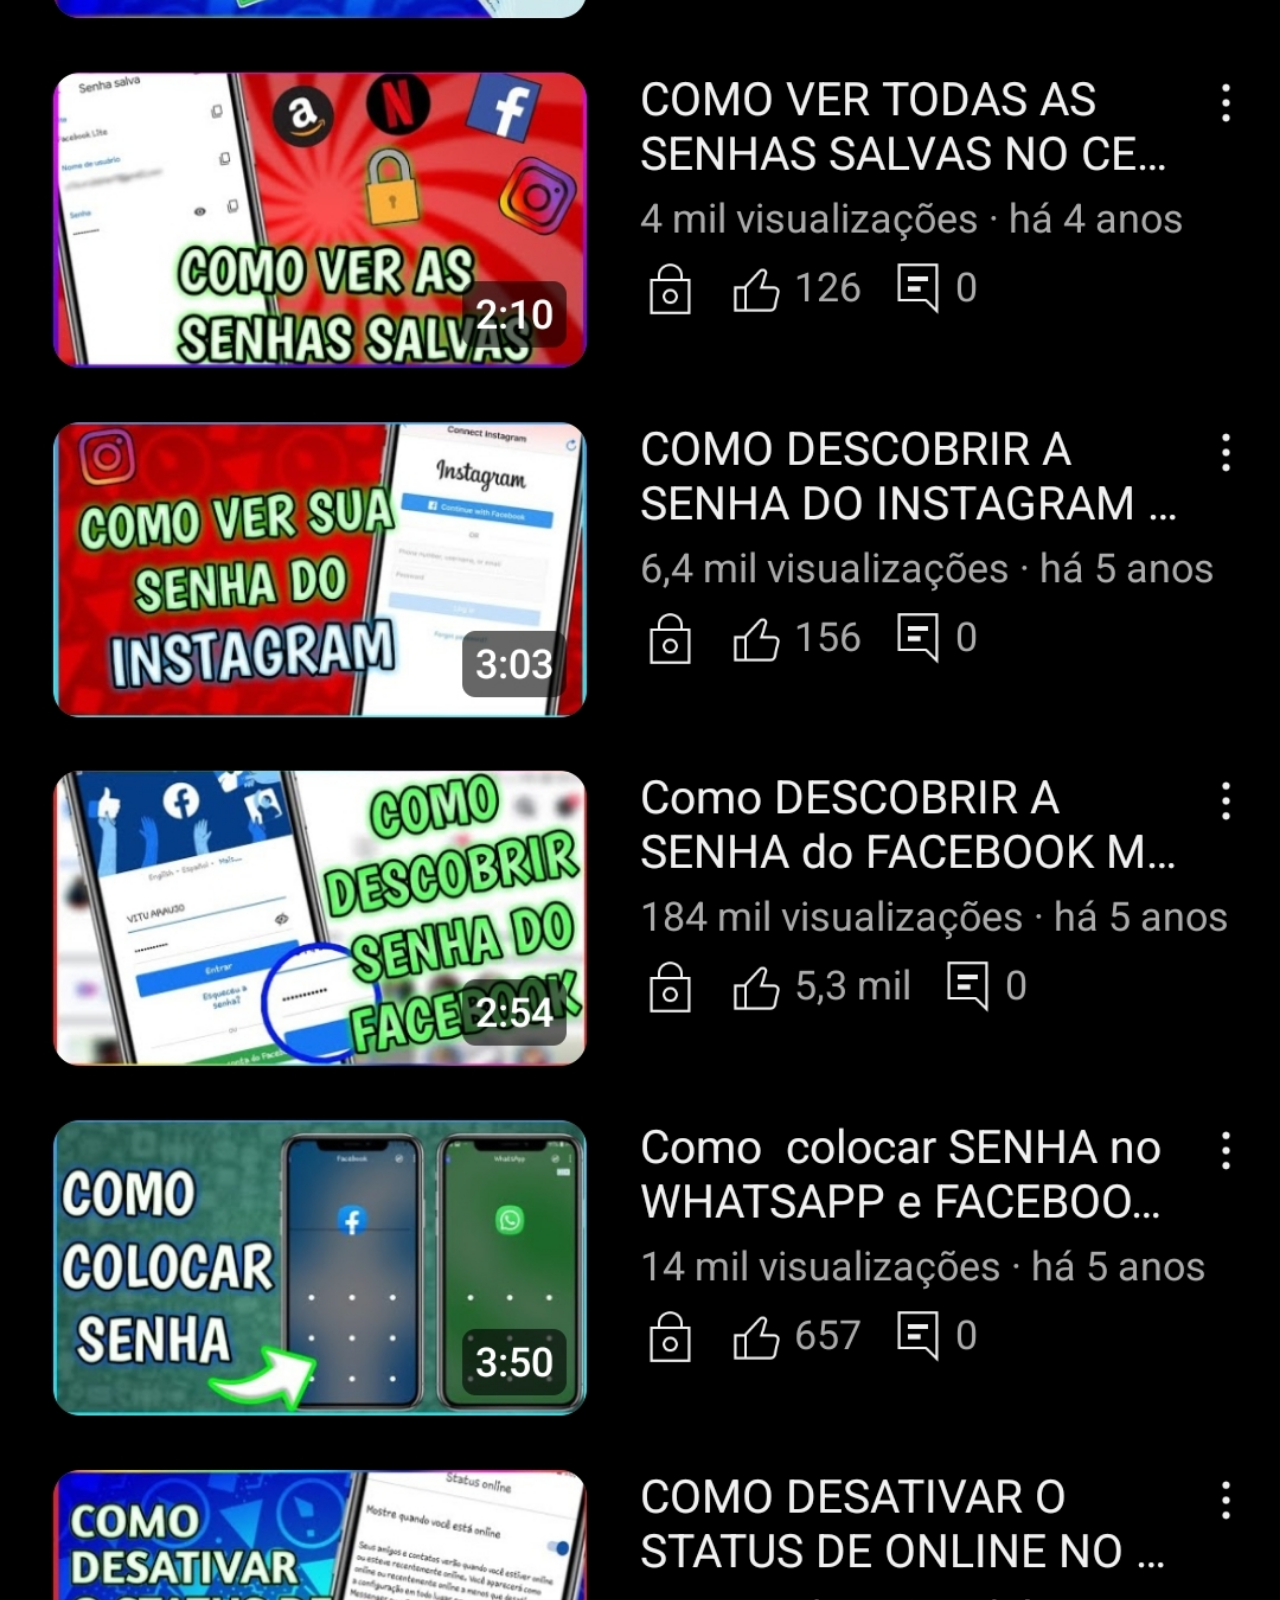
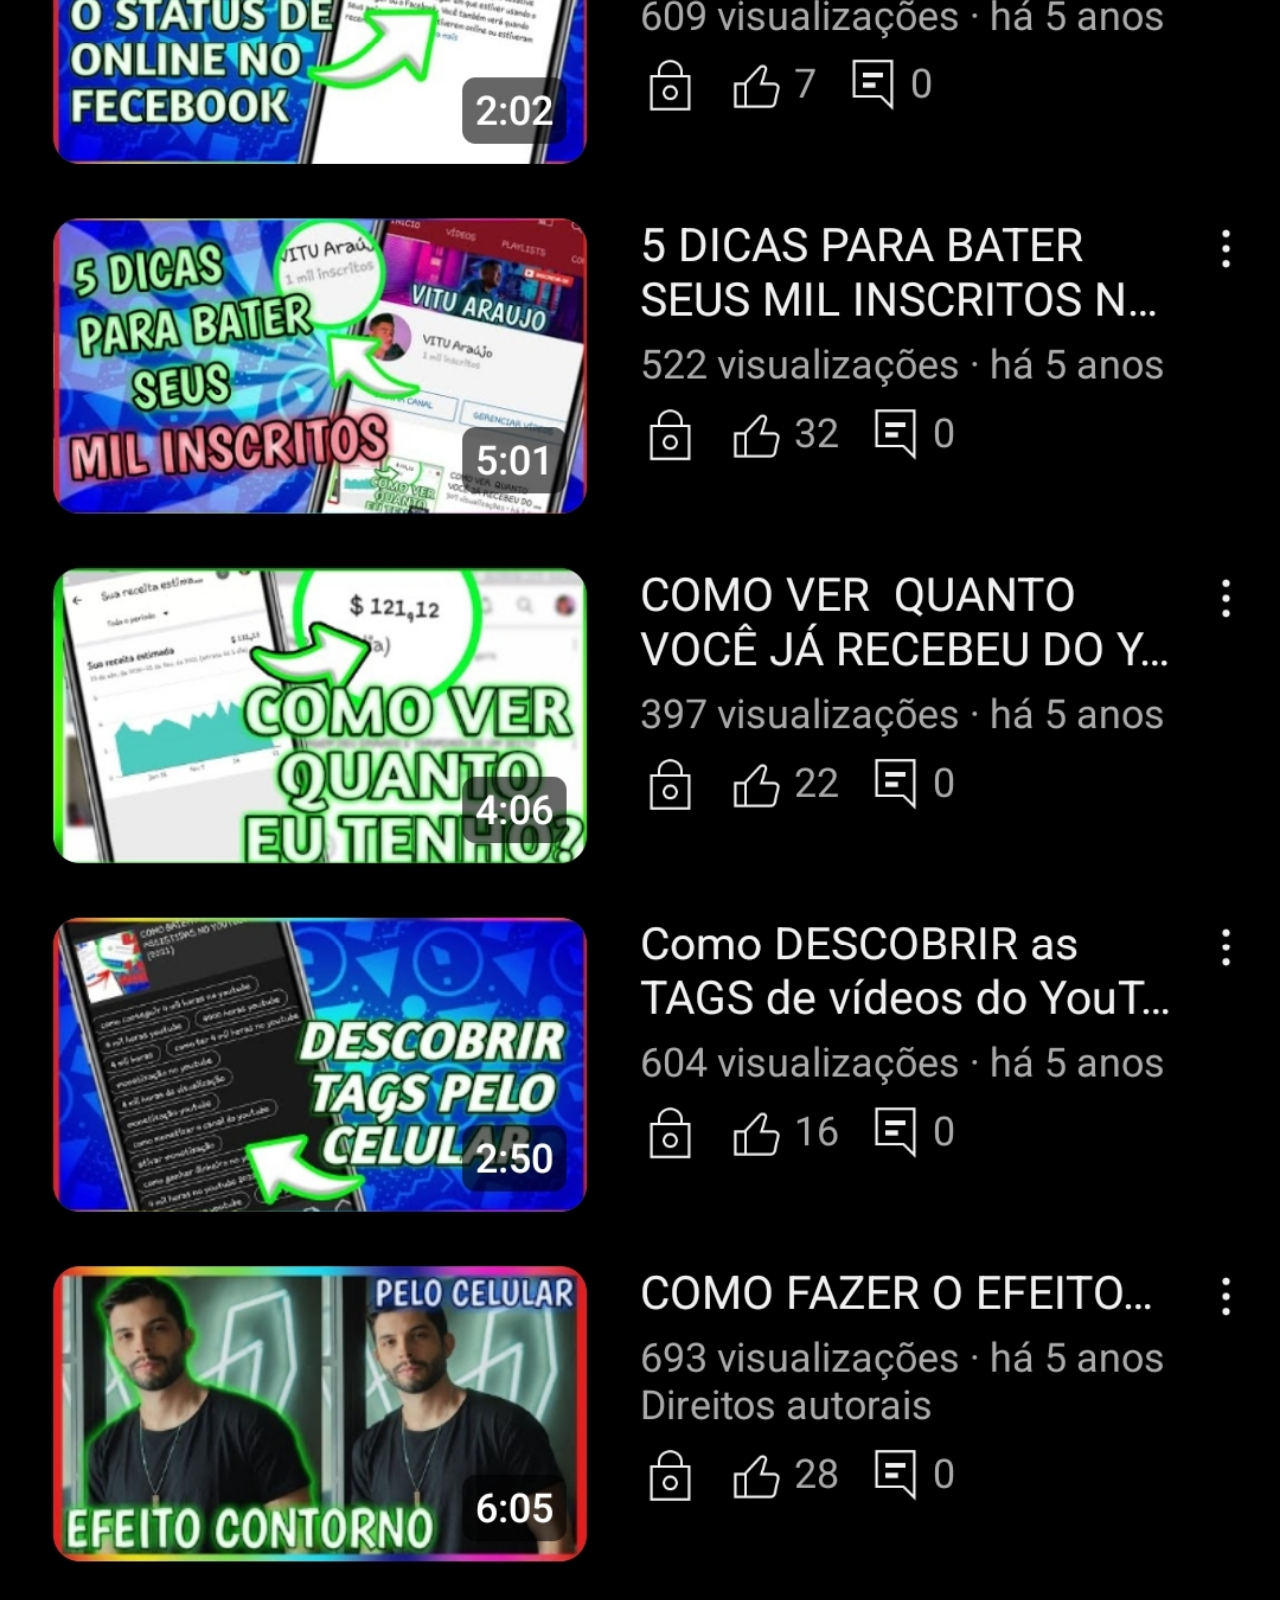
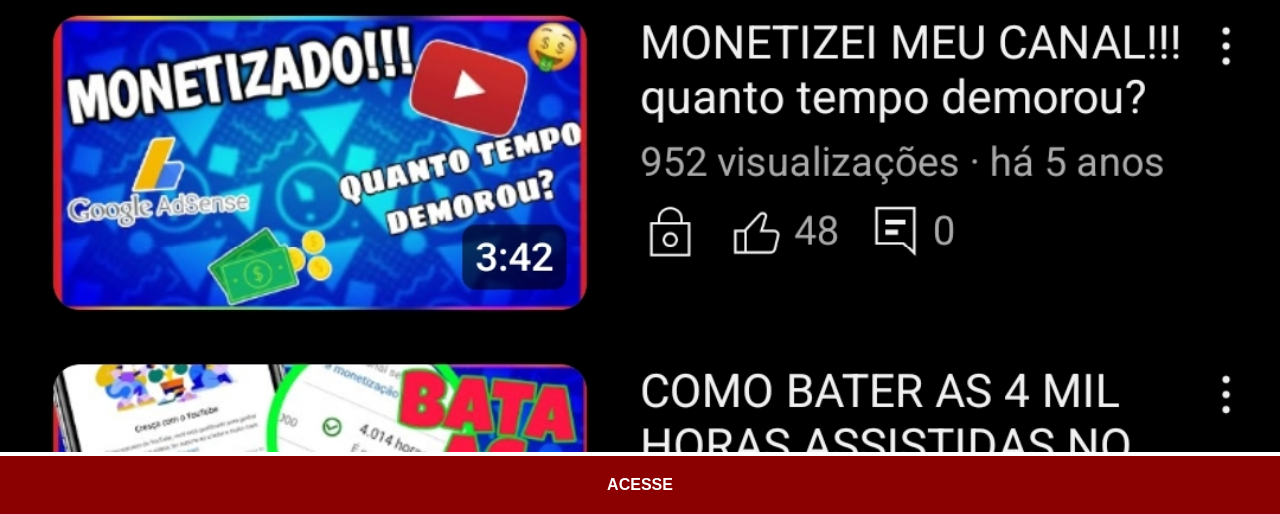
<file: youtube.html>
<!DOCTYPE html>
<html lang="pt-br">
<head>
    <meta charset="UTF-8">
    <meta name="viewport" content="width=device-width, initial-scale=1.0">
    <title>Youtube</title>
    <link rel="stylesheet" href="estilos/social.css">
</head>
<body>
    <img src="imagens/tela-meuyt.png" alt="">
    <a href="https://www.youtube.com/@ABREUTECH16"target='_blank'>ACESSE</a>
    
</body>
</html>
</file>
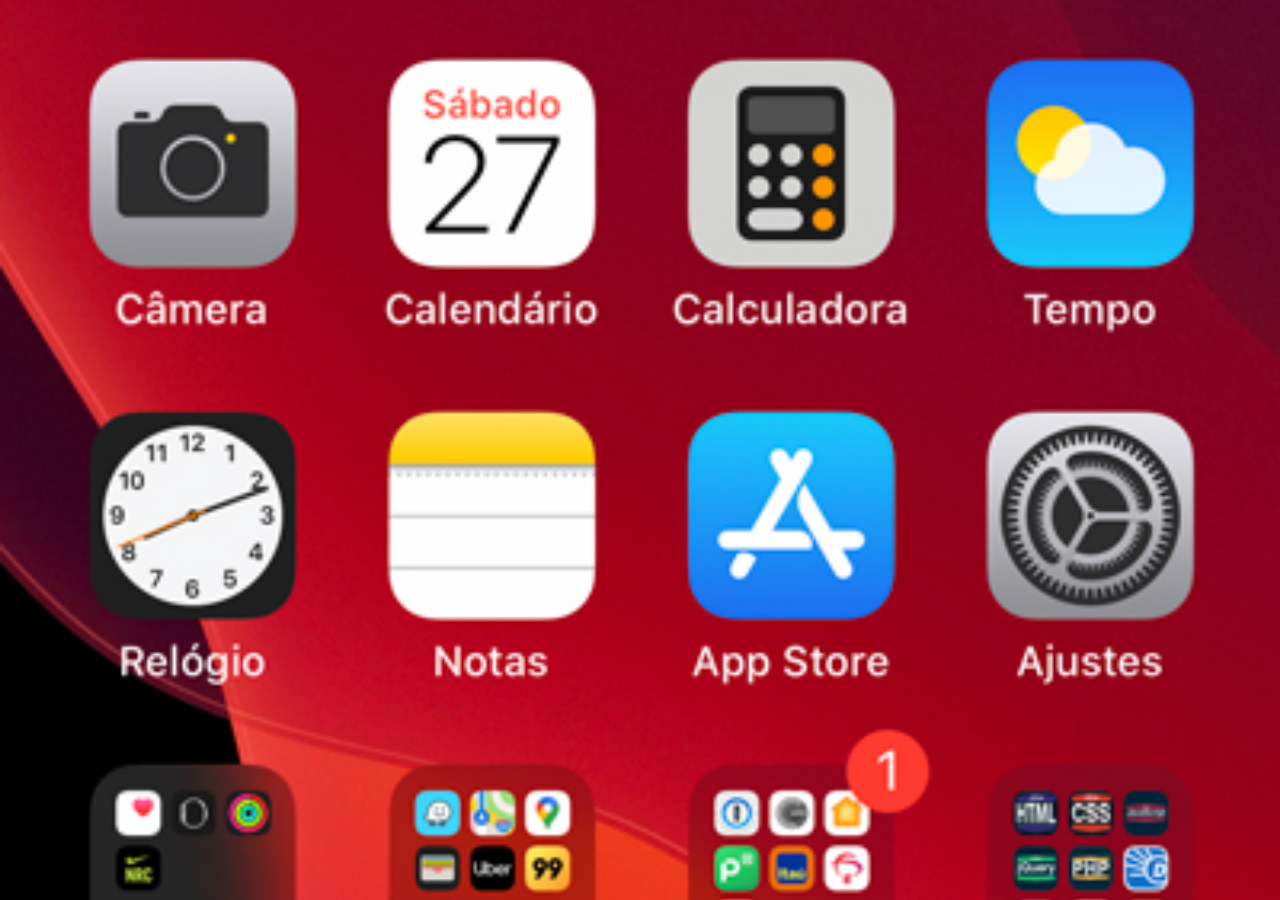
<file: estilos/home.html>
<!DOCTYPE html>
<html lang="pt-br">
<head>
    <meta charset="UTF-8">
    <meta name="viewport" content="width=device-width, initial-scale=1.0">
    <title>Home</title>
</head>
<style>
    *{
        margin: 0px;
        padding: 0px;
    }
    body{
        width: 100vw;
        height: 100vh;
        background: black url('/imagens/tela-home.jpg')no-repeat top center;
        background-size: cover;
    }
</style>
<body>
    
</body>
</html>
</file>
<file: estilos/style.css>
@charset "UTF-8";
*{
    margin: 0px;
    padding: 0px;
    font-family: Arial, Helvetica, sans-serif;
}
html,body{
    height: 100vh;
    width: 100vw;
    background-color: black;
}
body{
    background: url('../imagens/fundo-madeira.jpg')no-repeat top center;
    background-size: cover;
    background-attachment: fixed;
}
main{
    height: 100vh;
    position: relative;
    
   
}
section#telefone{
    position: absolute;
    top: 50%;
    left: 50%;
    transform: translate(-50%, -50%);

    height: 627px;
    width: 311px;
    background: url('../imagens/frame-iphone.png')no-repeat;

}
iframe#tela{
    position: relative;
    top: 80px;
    left: 22px;
    width: 267px;
    height: 471px;
}
section#redes-sociais{
    text-align: right;
}
section#redes-sociais img{
    width: 50px;
    margin: 10px;
    border-radius: 50%;
    box-shadow: 2px 2px 5px rgba(0, 0, 0, 0.403);
    box-sizing: border-box;

}
section#redes-sociais img:hover{
    border: 2px solid rgba(255, 255, 255, 0.633);
    transform: translate(-4px ,-4px);
    box-shadow: 5px 5px 10px rgba(0, 0, 0, 0.623);
    transition: transform .4s, border .5s;
}
</file>
<file: estilos/social.css>
@charset "UTF-8";

*{
            margin: 0px;
            padding: 0px;
            font-family: Arial, Helvetica, sans-serif;
        }
        ::-webkit-scrollbar{
            width: 0px;
            height: 0px;

        }
        img{
            width: 100vw;
        }
        a{
            display: block;
            background-color: darkred;
            color: white;
            padding: 20px;
            text-align: center;
            font-weight: bolder;
            text-decoration: none;

        }
        a:hover{
            background-color: red;
        }
</file>
